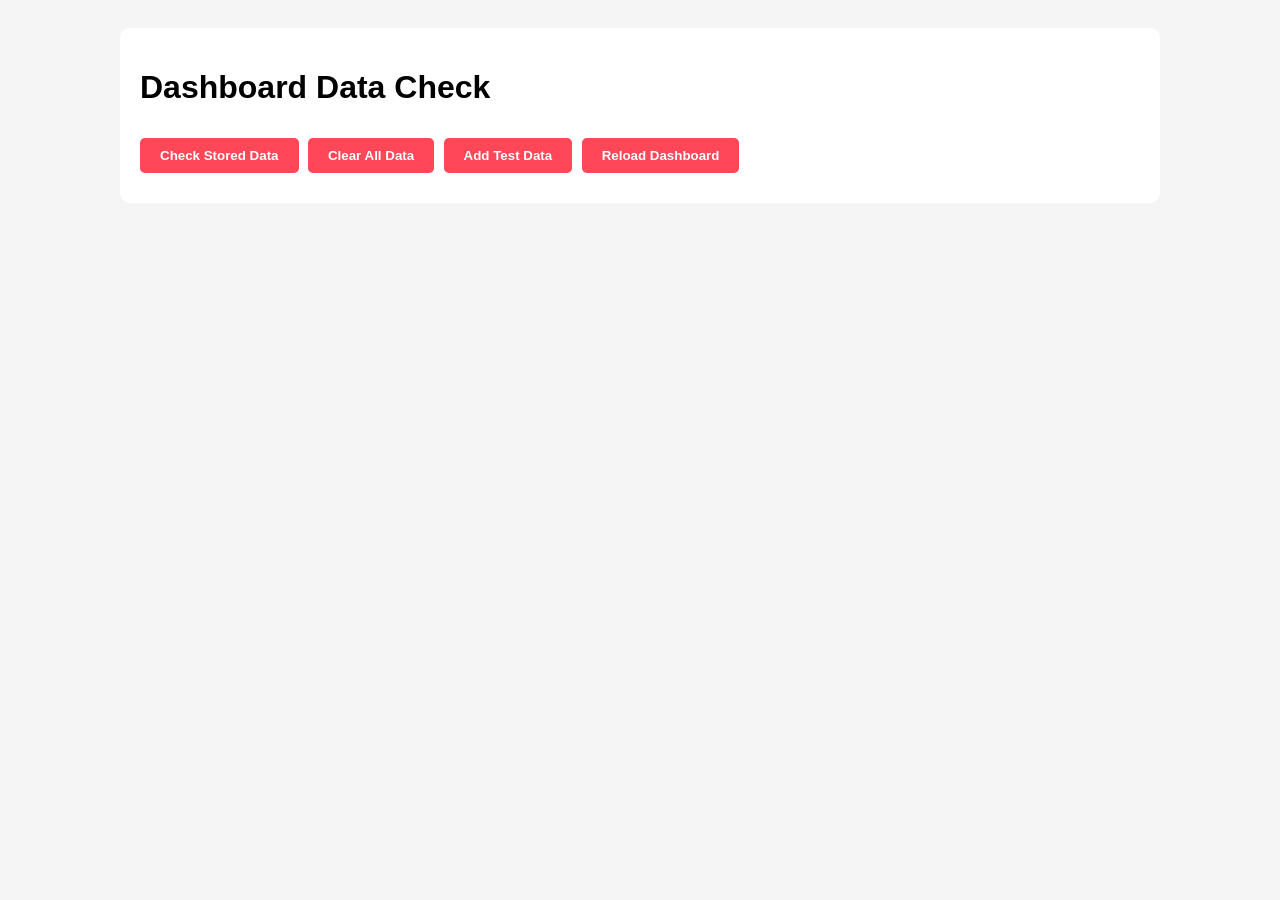
<file: dashboard-test.html>
<!DOCTYPE html>
<html>
<head>
  <title>Dashboard Test</title>
  <style>
    body { font-family: Arial; padding: 20px; background: #f5f5f5; }
    .container { max-width: 1000px; margin: 0 auto; background: #fff; padding: 20px; border-radius: 10px; }
    button { padding: 10px 20px; background: #ff4757; color: white; border: none; cursor: pointer; margin: 10px 5px 10px 0; border-radius: 5px; font-weight: bold; }
    button:hover { background: #e83e50; }
    .result { padding: 15px; margin: 15px 0; border-radius: 5px; background: #e8f5e9; color: #2e7d32; }
    .error { background: #ffebee; color: #c62828; }
    pre { background: #f5f5f5; padding: 15px; overflow-x: auto; }
  </style>
</head>
<body>
  <div class="container">
    <h1>Dashboard Data Check</h1>
    <button onclick="checkData()">Check Stored Data</button>
    <button onclick="clearData()">Clear All Data</button>
    <button onclick="addTestData()">Add Test Data</button>
    <button onclick="reloadDashboard()">Reload Dashboard</button>
    <div id="output"></div>
  </div>

  <script>
    function checkData() {
      const output = document.getElementById('output');
      output.innerHTML = '';
      
      const orders = localStorage.getItem('orders');
      const products = localStorage.getItem('products');
      const inventory = localStorage.getItem('inventory');
      
      let html = '<div class="result">';
      html += '<strong>Orders:</strong> ' + (orders ? JSON.parse(orders).length + ' found' : 'EMPTY') + '<br>';
      html += '<strong>Products:</strong> ' + (products ? JSON.parse(products).length + ' found' : 'EMPTY') + '<br>';
      html += '<strong>Inventory:</strong> ' + (inventory ? JSON.parse(inventory).length + ' found' : 'EMPTY') + '<br><br>';
      
      if (orders) {
        html += '<strong>Orders Data:</strong><pre>' + JSON.stringify(JSON.parse(orders), null, 2) + '</pre>';
      }
      if (products) {
        html += '<strong>Products Data:</strong><pre>' + JSON.stringify(JSON.parse(products), null, 2) + '</pre>';
      }
      
      output.innerHTML = html + '</div>';
    }
    
    function clearData() {
      localStorage.removeItem('orders');
      localStorage.removeItem('products');
      localStorage.removeItem('inventory');
      document.getElementById('output').innerHTML = '<div class="result">✓ All data cleared!</div>';
    }
    
    function addTestData() {
      const today = new Date();
      
      const testOrders = [
        { id: "ORD001", customer: { name: "John Doe" }, items: [{ name: "Cheese Burger", qty: 2 }], total: 300, status: "Pending" },
        { id: "ORD002", customer: { name: "Jane Smith" }, items: [{ name: "Wings", qty: 3 }], total: 450, status: "Preparing" },
        { id: "ORD003", customer: { name: "Mike Johnson" }, items: [{ name: "Burger", qty: 1 }], total: 220, status: "Ready" }
      ];
      
      const testProducts = [
        { id: 1, name: "Cheese Burger", price: 120, expiryDate: new Date(today.getTime() + 45 * 24 * 60 * 60 * 1000).toISOString().split('T')[0] },
        { id: 2, name: "Buffalo Wings", price: 100, expiryDate: new Date(today.getTime() + 5 * 24 * 60 * 60 * 1000).toISOString().split('T')[0] },
        { id: 3, name: "Spicy Wings", price: 190, expiryDate: new Date(today.getTime() + 2 * 24 * 60 * 60 * 1000).toISOString().split('T')[0] }
      ];
      
      const testInventory = [
        { id: 1, ingredient: "Beef Patty", stock: 50, unit: "pcs" },
        { id: 2, ingredient: "Cheese", stock: 100, unit: "pcs" },
        { id: 3, ingredient: "Lettuce", stock: 3, unit: "kg" }
      ];
      
      localStorage.setItem('orders', JSON.stringify(testOrders));
      localStorage.setItem('products', JSON.stringify(testProducts));
      localStorage.setItem('inventory', JSON.stringify(testInventory));
      
      document.getElementById('output').innerHTML = '<div class="result">✓ Test data added! Now reload the main dashboard.</div>';
    }
    
    function reloadDashboard() {
      window.location.href = 'dashboard.html';
    }
  </script>
</body>
</html>
</file>
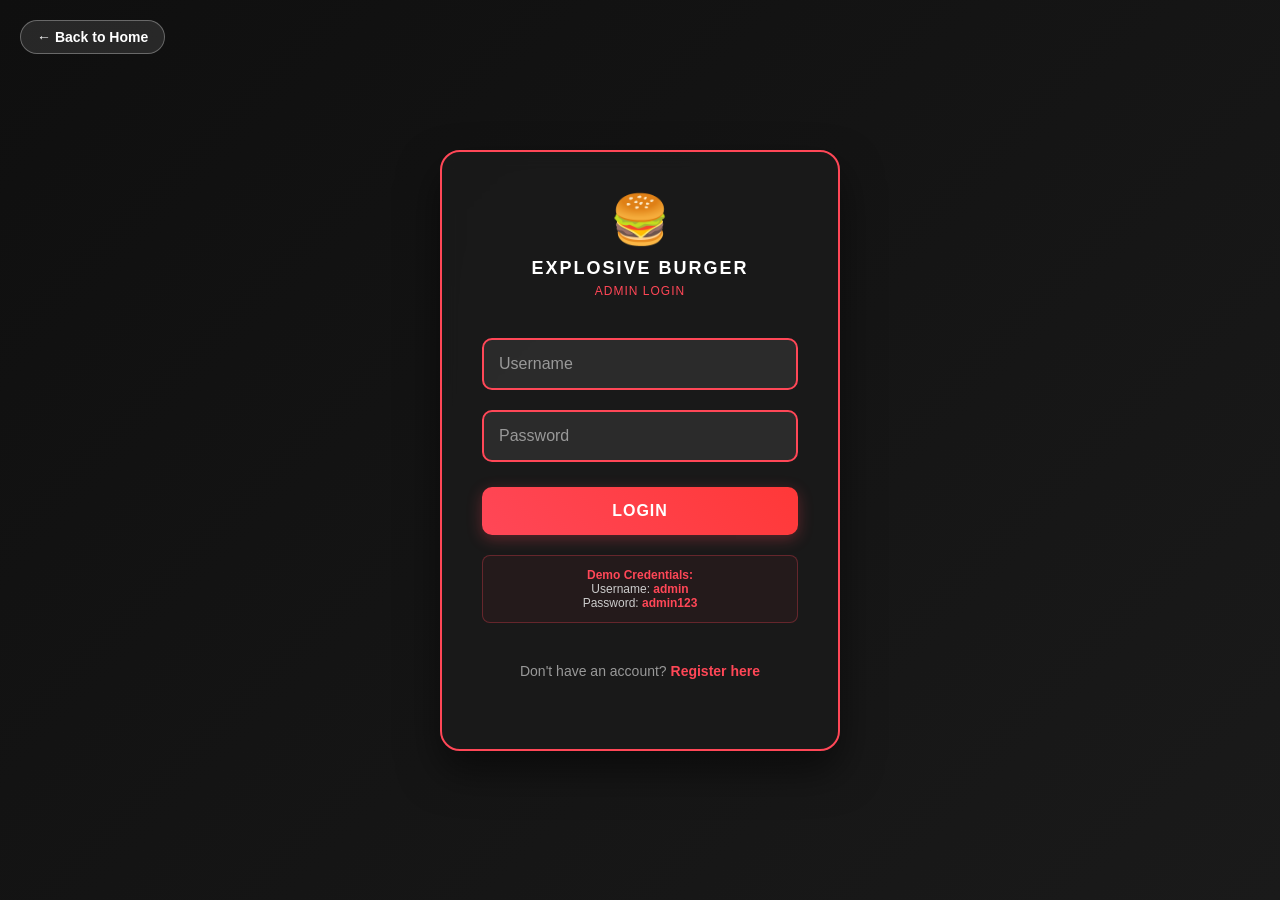
<file: login.html>
<!DOCTYPE html>
<html lang="en">

<head>
  <meta charset="UTF-8">
  <meta name="viewport" content="width=device-width, initial-scale=1.0">
  <title>Admin Login - Explosive Burger</title>
  <link rel="stylesheet" href="style.css">
  <style>
    body {
      margin: 0;
      padding: 0;
      background: linear-gradient(135deg, #0f0f0f 0%, #1a1a1a 100%);
      min-height: 100vh;
      display: flex;
      align-items: center;
      justify-content: center;
      font-family: 'Roboto', sans-serif;
    }

    .login-container {
      width: 400px;
      max-width: 90vw;
      background: rgba(26, 26, 26, 0.95);
      padding: 40px;
      border-radius: 20px;
      text-align: center;
      box-shadow: 0 20px 40px rgba(0, 0, 0, 0.5);
      border: 2px solid #ff4757;
      backdrop-filter: blur(10px);
      animation: slideUp 0.5s ease-out;
    }

    @keyframes slideUp {
      from {
        opacity: 0;
        transform: translateY(30px);
      }
      to {
        opacity: 1;
        transform: translateY(0);
      }
    }

    .login-container h2 {
      color: #ff4757;
      margin-bottom: 10px;
      font-size: 28px;
      font-weight: 700;
      font-family: 'Montserrat', sans-serif;
    }

    .login-container p {
      color: #999;
      margin-bottom: 30px;
      font-size: 14px;
    }

    .login-container input {
      width: 100%;
      padding: 15px;
      margin: 10px 0;
      border: 2px solid #ff4757;
      border-radius: 10px;
      background: rgba(255, 255, 255, 0.08);
      color: white;
      font-size: 16px;
      box-sizing: border-box;
      transition: all 0.3s;
    }

    .login-container input::placeholder {
      color: #999;
    }

    .login-container input:focus {
      outline: none;
      border-color: #ff3838;
      background: rgba(255, 71, 87, 0.1);
      box-shadow: 0 0 15px rgba(255, 71, 87, 0.3);
    }

    .login-btn {
      background: linear-gradient(45deg, #ff4757, #ff3838);
      color: white;
      width: 100%;
      padding: 15px;
      margin-top: 15px;
      border: none;
      border-radius: 10px;
      cursor: pointer;
      font-weight: 700;
      font-size: 16px;
      transition: all 0.3s ease;
      box-shadow: 0 4px 15px rgba(255, 71, 87, 0.3);
      text-transform: uppercase;
      letter-spacing: 1px;
    }

    .login-btn:hover {
      transform: translateY(-2px);
      box-shadow: 0 8px 25px rgba(255, 71, 87, 0.5);
      background: linear-gradient(45deg, #ff3838, #e83e50);
    }

    .login-btn:active {
      transform: translateY(0);
    }

    .login-btn:disabled {
      opacity: 0.6;
      cursor: not-allowed;
    }

    .error-message {
      background: rgba(255, 71, 87, 0.2);
      color: #ff9599;
      padding: 12px;
      border-radius: 8px;
      margin: 15px 0;
      display: none;
      border-left: 4px solid #ff4757;
      font-size: 14px;
      animation: shake 0.3s ease;
    }

    .error-message.show {
      display: block;
    }

    @keyframes shake {
      0%, 100% { transform: translateX(0); }
      25% { transform: translateX(-5px); }
      75% { transform: translateX(5px); }
    }

    .success-message {
      background: rgba(46, 213, 115, 0.2);
      color: #7dea9f;
      padding: 12px;
      border-radius: 8px;
      margin: 15px 0;
      display: none;
      border-left: 4px solid #2ed573;
      font-size: 14px;
    }

    .success-message.show {
      display: block;
    }

    .register-link {
      color: #ff4757;
      text-decoration: none;
      font-weight: 600;
      margin-top: 20px;
      display: inline-block;
      transition: color 0.3s ease;
    }

    .register-link:hover {
      color: #ff3838;
    }

    .home-btn {
      position: absolute;
      top: 20px;
      left: 20px;
      display: inline-block;
      padding: 8px 16px;
      background: rgba(255, 255, 255, 0.1);
      color: #ffffff;
      text-decoration: none;
      border-radius: 20px;
      font-weight: 600;
      transition: all 0.3s ease;
      border: 1px solid rgba(255, 255, 255, 0.3);
      font-size: 14px;
    }

    .home-btn:hover {
      background: rgba(255, 255, 255, 0.2);
      transform: translateY(-2px);
      box-shadow: 0 4px 12px rgba(255, 255, 255, 0.2);
    }

    .demo-credentials {
      background: rgba(255, 71, 87, 0.05);
      border: 1px solid rgba(255, 71, 87, 0.3);
      padding: 12px;
      border-radius: 8px;
      margin: 20px 0;
      font-size: 12px;
      color: #ccc;
    }

    .demo-credentials strong {
      color: #ff4757;
    }

    .loader {
      display: none;
      text-align: center;
      margin-top: 10px;
    }

    .loader.show {
      display: block;
    }

    .spinner {
      border: 3px solid rgba(255, 71, 87, 0.3);
      border-top: 3px solid #ff4757;
      border-radius: 50%;
      width: 20px;
      height: 20px;
      animation: spin 0.8s linear infinite;
      margin: 0 auto;
    }

    @keyframes spin {
      0% { transform: rotate(0deg); }
      100% { transform: rotate(360deg); }
    }

    .logo-section {
      margin-bottom: 30px;
    }

    .logo-section .emoji {
      font-size: 48px;
      margin-bottom: 10px;
    }

    .logo-section .brand-name {
      color: #fff;
      font-size: 18px;
      font-weight: 700;
      font-family: 'Montserrat', sans-serif;
      letter-spacing: 2px;
    }
  </style>
</head>

<body>

  <a href="index.html" class="home-btn">← Back to Home</a>

  <div class="login-container">

    <div class="logo-section">
      <div class="emoji">🍔</div>
      <div class="brand-name">EXPLOSIVE BURGER</div>
      <p style="color: #ff4757; margin: 5px 0 0; font-size: 12px; letter-spacing: 1px;">ADMIN LOGIN</p>
    </div>

    <div id="errorMessage" class="error-message"></div>
    <div id="successMessage" class="success-message"></div>

    <form id="loginForm" onsubmit="handleLogin(event)">
      <input 
        type="text" 
        id="username" 
        placeholder="Username" 
        required
        autocomplete="username"
      >

      <input 
        type="password" 
        id="password" 
        placeholder="Password" 
        required
        autocomplete="current-password"
      >

      <button type="submit" class="login-btn" id="loginBtn">
        Login
      </button>

      <div class="loader" id="loader">
        <div class="spinner"></div>
      </div>
    </form>

    <div class="demo-credentials">
      <strong>Demo Credentials:</strong><br>
      Username: <strong>admin</strong><br>
      Password: <strong>admin123</strong>
    </div>

    <p style="margin-top: 20px; color: #999; font-size: 14px;">
      Don't have an account? 
      <a href="register.html" class="register-link">Register here</a>
    </p>

  </div>

  <script>
    // ========================================
    // LOGIN HANDLER - Connects to PHP API
    // ========================================

    async function handleLogin(event) {
      event.preventDefault();

      const username = document.getElementById('username').value.trim();
      const password = document.getElementById('password').value;
      const errorMsg = document.getElementById('errorMessage');
      const successMsg = document.getElementById('successMessage');
      const loginBtn = document.getElementById('loginBtn');
      const loader = document.getElementById('loader');

      // Reset messages
      errorMsg.classList.remove('show');
      successMsg.classList.remove('show');

      // Validation
      if (!username || !password) {
        showError('Please fill in all fields');
        return;
      }

      if (password.length < 3) {
        showError('Password must be at least 3 characters');
        return;
      }

      // Show loader
      loader.classList.add('show');
      loginBtn.disabled = true;

      try {
        // Send login request to PHP API
        const response = await fetch('api/auth/login.php', {
          method: 'POST',
          headers: {
            'Content-Type': 'application/json'
          },
          body: JSON.stringify({
            username: username,
            password: password
          })
        });

        const data = await response.json();

        if (data.success) {
          // Show success message
          showSuccess('Login successful! Redirecting...');
          
          // Redirect to admin dashboard after 1 second
          setTimeout(() => {
            window.location.href = 'admin/dashboard.html';
          }, 1000);
        } else {
          showError(data.error || 'Login failed');
          loader.classList.remove('show');
          loginBtn.disabled = false;
        }
      } catch (error) {
        console.error('Login error:', error);
        showError('Connection error. Please try again.');
        loader.classList.remove('show');
        loginBtn.disabled = false;
      }
    }

    function showError(message) {
      const errorMsg = document.getElementById('errorMessage');
      errorMsg.textContent = message;
      errorMsg.classList.add('show');
    }

    function showSuccess(message) {
      const successMsg = document.getElementById('successMessage');
      successMsg.textContent = message;
      successMsg.classList.add('show');
    }

    // Keyboard shortcut: Enter to login
    document.addEventListener('keypress', (e) => {
      if (e.key === 'Enter') {
        document.getElementById('loginForm').dispatchEvent(new Event('submit'));
      }
    });
  </script>

</body>

</html>
</file>
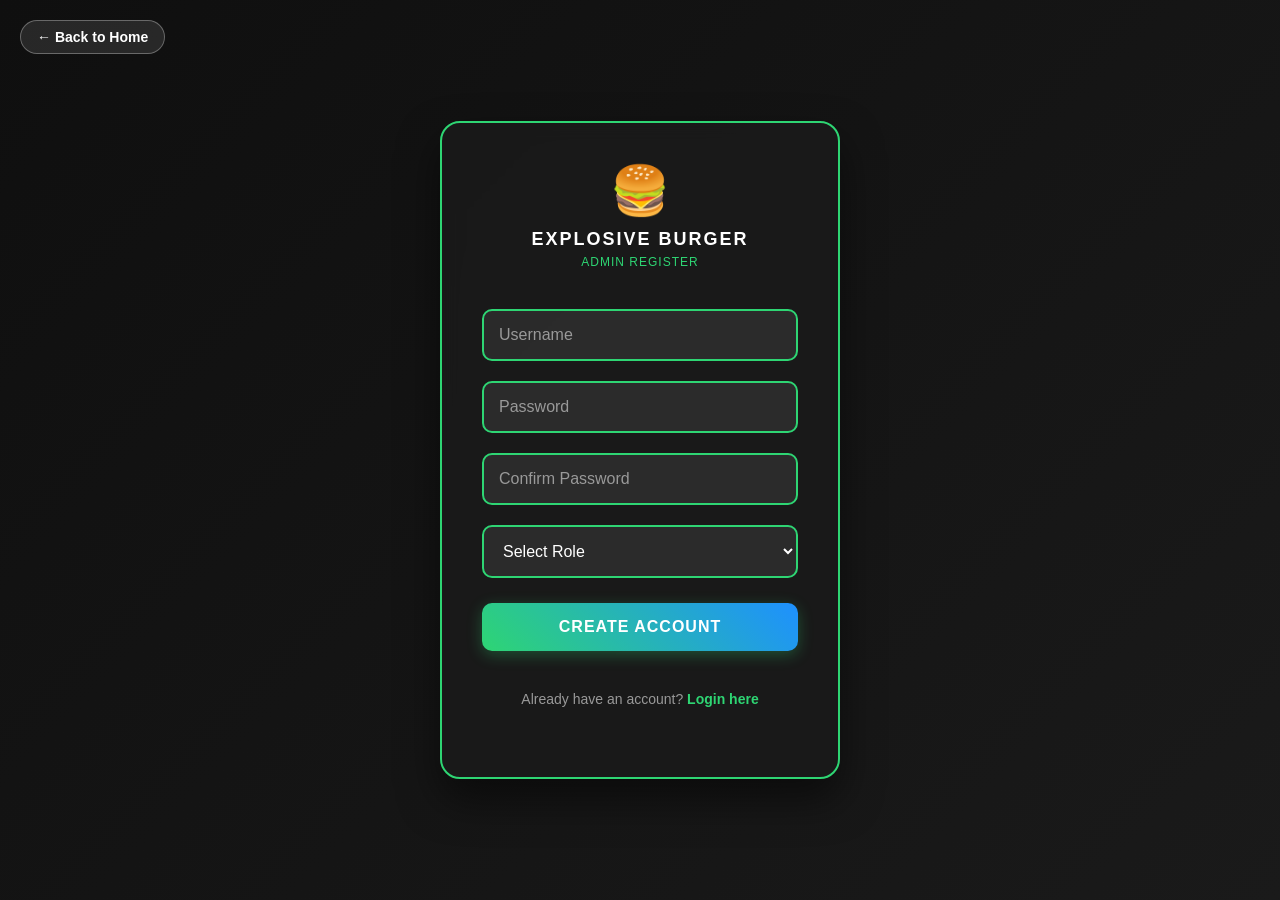
<file: register.html>
<!DOCTYPE html>
<html lang="en">

<head>
  <meta charset="UTF-8">
  <meta name="viewport" content="width=device-width, initial-scale=1.0">
  <title>Admin Register - Explosive Burger</title>
  <link rel="stylesheet" href="style.css">
  <style>
    body {
      margin: 0;
      padding: 0;
      background: linear-gradient(135deg, #0f0f0f 0%, #1a1a1a 100%);
      min-height: 100vh;
      display: flex;
      align-items: center;
      justify-content: center;
      font-family: 'Roboto', sans-serif;
    }

    .register-container {
      width: 400px;
      max-width: 90vw;
      background: rgba(26, 26, 26, 0.95);
      padding: 40px;
      border-radius: 20px;
      text-align: center;
      box-shadow: 0 20px 40px rgba(0, 0, 0, 0.5);
      border: 2px solid #2ed573;
      backdrop-filter: blur(10px);
      animation: slideUp 0.5s ease-out;
    }

    @keyframes slideUp {
      from {
        opacity: 0;
        transform: translateY(30px);
      }
      to {
        opacity: 1;
        transform: translateY(0);
      }
    }

    .register-container h2 {
      color: #2ed573;
      margin-bottom: 10px;
      font-size: 28px;
      font-weight: 700;
      font-family: 'Montserrat', sans-serif;
    }

    .register-container p {
      color: #999;
      margin-bottom: 30px;
      font-size: 14px;
    }

    .register-container input, .register-container select {
      width: 100%;
      padding: 15px;
      margin: 10px 0;
      border: 2px solid #2ed573;
      border-radius: 10px;
      background: rgba(255, 255, 255, 0.08);
      color: white;
      font-size: 16px;
      box-sizing: border-box;
      transition: all 0.3s;
    }

    .register-container input::placeholder {
      color: #999;
    }

    .register-container input:focus, .register-container select:focus {
      outline: none;
      border-color: #1e90ff;
      background: rgba(46, 213, 115, 0.1);
      box-shadow: 0 0 15px rgba(46, 213, 115, 0.3);
    }

    .register-btn {
      background: linear-gradient(45deg, #2ed573, #1e90ff);
      color: white;
      width: 100%;
      padding: 15px;
      margin-top: 15px;
      border: none;
      border-radius: 10px;
      cursor: pointer;
      font-weight: 700;
      font-size: 16px;
      transition: all 0.3s ease;
      box-shadow: 0 4px 15px rgba(46, 213, 115, 0.3);
      text-transform: uppercase;
      letter-spacing: 1px;
    }

    .register-btn:hover {
      transform: translateY(-2px);
      box-shadow: 0 8px 25px rgba(46, 213, 115, 0.5);
      background: linear-gradient(45deg, #1e90ff, #2ed573);
    }

    .register-btn:active {
      transform: translateY(0);
    }

    .register-btn:disabled {
      opacity: 0.6;
      cursor: not-allowed;
    }

    .error-message {
      background: rgba(255, 71, 87, 0.2);
      color: #ff9599;
      padding: 12px;
      border-radius: 8px;
      margin: 15px 0;
      display: none;
      border-left: 4px solid #ff4757;
      font-size: 14px;
    }

    .error-message.show {
      display: block;
    }

    .success-message {
      background: rgba(46, 213, 115, 0.2);
      color: #7dea9f;
      padding: 12px;
      border-radius: 8px;
      margin: 15px 0;
      display: none;
      border-left: 4px solid #2ed573;
      font-size: 14px;
    }

    .success-message.show {
      display: block;
    }

    .login-link {
      color: #2ed573;
      text-decoration: none;
      font-weight: 600;
      margin-top: 20px;
      display: inline-block;
      transition: color 0.3s ease;
    }

    .login-link:hover {
      color: #1e90ff;
    }

    .home-btn {
      position: absolute;
      top: 20px;
      left: 20px;
      display: inline-block;
      padding: 8px 16px;
      background: rgba(255, 255, 255, 0.1);
      color: #ffffff;
      text-decoration: none;
      border-radius: 20px;
      font-weight: 600;
      transition: all 0.3s ease;
      border: 1px solid rgba(255, 255, 255, 0.3);
      font-size: 14px;
    }

    .home-btn:hover {
      background: rgba(255, 255, 255, 0.2);
      transform: translateY(-2px);
      box-shadow: 0 4px 12px rgba(255, 255, 255, 0.2);
    }

    .logo-section {
      margin-bottom: 30px;
    }

    .logo-section .emoji {
      font-size: 48px;
      margin-bottom: 10px;
    }

    .logo-section .brand-name {
      color: #fff;
      font-size: 18px;
      font-weight: 700;
      font-family: 'Montserrat', sans-serif;
      letter-spacing: 2px;
    }

    .loader {
      display: none;
      text-align: center;
      margin-top: 10px;
    }

    .loader.show {
      display: block;
    }

    .spinner {
      border: 3px solid rgba(46, 213, 115, 0.3);
      border-top: 3px solid #2ed573;
      border-radius: 50%;
      width: 20px;
      height: 20px;
      animation: spin 0.8s linear infinite;
      margin: 0 auto;
    }

    @keyframes spin {
      0% { transform: rotate(0deg); }
      100% { transform: rotate(360deg); }
    }
  </style>
</head>

<body>

  <a href="index.html" class="home-btn">← Back to Home</a>

  <div class="register-container">

    <div class="logo-section">
      <div class="emoji">🍔</div>
      <div class="brand-name">EXPLOSIVE BURGER</div>
      <p style="color: #2ed573; margin: 5px 0 0; font-size: 12px; letter-spacing: 1px;">ADMIN REGISTER</p>
    </div>

    <div id="errorMessage" class="error-message"></div>
    <div id="successMessage" class="success-message"></div>

    <form id="registerForm" onsubmit="handleRegister(event)">
      <input 
        type="text" 
        id="newUser" 
        placeholder="Username" 
        required
        minlength="3"
        autocomplete="username"
      >

      <input 
        type="password" 
        id="newPass" 
        placeholder="Password" 
        required
        minlength="3"
        autocomplete="new-password"
      >

      <input 
        type="password" 
        id="confirmPass" 
        placeholder="Confirm Password" 
        required
        minlength="3"
      >

      <select id="role" required>
        <option value="">Select Role</option>
        <option value="employee">Employee</option>
        <option value="admin">Admin</option>
      </select>

      <button type="submit" class="register-btn" id="registerBtn">
        Create Account
      </button>

      <div class="loader" id="loader">
        <div class="spinner"></div>
      </div>
    </form>

    <p style="margin-top: 20px; color: #999; font-size: 14px;">
      Already have an account? 
      <a href="login.html" class="login-link">Login here</a>
    </p>

  </div>

  <script>
    // ========================================
    // REGISTER HANDLER - Connects to PHP API
    // ========================================

    async function handleRegister(event) {
      event.preventDefault();

      const username = document.getElementById('newUser').value.trim();
      const password = document.getElementById('newPass').value;
      const confirmPass = document.getElementById('confirmPass').value;
      const role = document.getElementById('role').value;
      const errorMsg = document.getElementById('errorMessage');
      const successMsg = document.getElementById('successMessage');
      const registerBtn = document.getElementById('registerBtn');
      const loader = document.getElementById('loader');

      // Reset messages
      errorMsg.classList.remove('show');
      successMsg.classList.remove('show');

      // Validation
      if (!username || !password || !confirmPass || !role) {
        showError('Please fill in all fields');
        return;
      }

      if (username.length < 3) {
        showError('Username must be at least 3 characters');
        return;
      }

      if (password.length < 3) {
        showError('Password must be at least 3 characters');
        return;
      }

      if (password !== confirmPass) {
        showError('Passwords do not match');
        return;
      }

      // Show loader
      loader.classList.add('show');
      registerBtn.disabled = true;

      try {
        // Send register request to PHP API
        const response = await fetch('api/auth/register.php', {
          method: 'POST',
          headers: {
            'Content-Type': 'application/json'
          },
          body: JSON.stringify({
            username: username,
            password: password,
            role: role
          })
        });

        const data = await response.json();

        if (data.success) {
          // Show success message
          showSuccess('Account created successfully! Redirecting to login...');
          
          // Redirect to login after 2 seconds
          setTimeout(() => {
            window.location.href = 'login.html';
          }, 2000);
        } else {
          showError(data.error || 'Registration failed');
          loader.classList.remove('show');
          registerBtn.disabled = false;
        }
      } catch (error) {
        console.error('Register error:', error);
        showError('Connection error. Please try again.');
        loader.classList.remove('show');
        registerBtn.disabled = false;
      }
    }

    function showError(message) {
      const errorMsg = document.getElementById('errorMessage');
      errorMsg.textContent = message;
      errorMsg.classList.add('show');
    }

    function showSuccess(message) {
      const successMsg = document.getElementById('successMessage');
      successMsg.textContent = message;
      successMsg.classList.add('show');
    }
  </script>

</body>

</html>
</file>
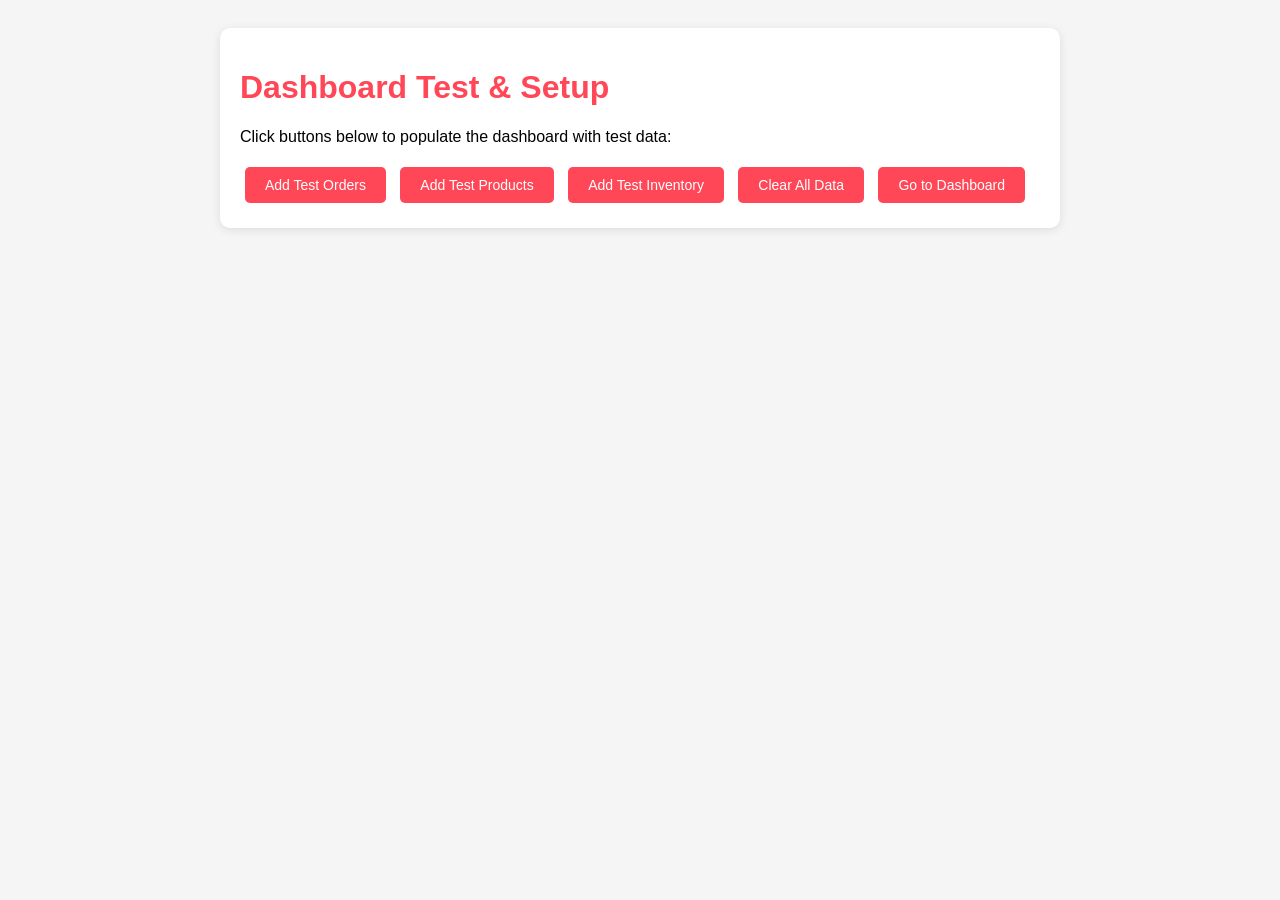
<file: test-dashboard.html>
<!DOCTYPE html>
<html lang="en">
<head>
  <meta charset="UTF-8">
  <meta name="viewport" content="width=device-width, initial-scale=1.0">
  <title>Dashboard Test Data</title>
  <style>
    body {
      font-family: Arial, sans-serif;
      padding: 20px;
      background: #f5f5f5;
    }
    .container {
      max-width: 800px;
      margin: 0 auto;
      background: white;
      padding: 20px;
      border-radius: 10px;
      box-shadow: 0 2px 10px rgba(0,0,0,0.1);
    }
    h1 {
      color: #ff4757;
    }
    button {
      background: #ff4757;
      color: white;
      border: none;
      padding: 10px 20px;
      border-radius: 5px;
      cursor: pointer;
      margin: 5px;
      font-size: 14px;
    }
    button:hover {
      background: #e83e50;
    }
    .status {
      padding: 10px;
      margin: 10px 0;
      border-radius: 5px;
      background: #e8f5e9;
      color: #2e7d32;
    }
    .error {
      background: #ffebee;
      color: #c62828;
    }
  </style>
</head>
<body>
  <div class="container">
    <h1>Dashboard Test & Setup</h1>
    <p>Click buttons below to populate the dashboard with test data:</p>
    
    <button onclick="addTestOrders()">Add Test Orders</button>
    <button onclick="addTestProducts()">Add Test Products</button>
    <button onclick="addTestInventory()">Add Test Inventory</button>
    <button onclick="clearAllData()">Clear All Data</button>
    <button onclick="goToDashboard()">Go to Dashboard</button>
    
    <div id="status"></div>
  </div>

  <script>
    function addTestOrders() {
      const testOrders = [
        {
          id: "ORD001",
          customer: { name: "John Doe" },
          items: [{ name: "Cheese Burger", qty: 2 }, { name: "Fries", qty: 1 }],
          total: 300,
          status: "Pending"
        },
        {
          id: "ORD002",
          customer: { name: "Jane Smith" },
          items: [{ name: "Buffalo Wings", qty: 3 }, { name: "Coke", qty: 2 }],
          total: 450,
          status: "Preparing"
        },
        {
          id: "ORD003",
          customer: { name: "Mike Johnson" },
          items: [{ name: "Mayon Burger", qty: 1 }, { name: "Sprite", qty: 1 }],
          total: 220,
          status: "Ready"
        }
      ];
      
      localStorage.setItem("orders", JSON.stringify(testOrders));
      showStatus("✓ Test orders added successfully!", false);
    }

    function addTestProducts() {
      const today = new Date();
      const testProducts = [
        {
          id: 1,
          name: "Cheese Burger",
          price: 120,
          expiryDate: new Date(today.getTime() + 45 * 24 * 60 * 60 * 1000).toISOString().split('T')[0],
          createdAt: today.toLocaleDateString()
        },
        {
          id: 2,
          name: "Buffalo Wings",
          price: 100,
          expiryDate: new Date(today.getTime() + 5 * 24 * 60 * 60 * 1000).toISOString().split('T')[0],
          createdAt: today.toLocaleDateString()
        },
        {
          id: 3,
          name: "Spicy Wings",
          price: 190,
          expiryDate: new Date(today.getTime() + 2 * 24 * 60 * 60 * 1000).toISOString().split('T')[0],
          createdAt: today.toLocaleDateString()
        },
        {
          id: 4,
          name: "Fries",
          price: 60,
          expiryDate: new Date(today.getTime() - 1 * 24 * 60 * 60 * 1000).toISOString().split('T')[0],
          createdAt: today.toLocaleDateString()
        }
      ];
      
      localStorage.setItem("products", JSON.stringify(testProducts));
      showStatus("✓ Test products added successfully! (Includes expiring and expired items)", false);
    }

    function addTestInventory() {
      const testInventory = [
        { id: 1, ingredient: "Beef Patty", stock: 50, unit: "pcs", addedAt: new Date().toLocaleDateString() },
        { id: 2, ingredient: "Cheese Slices", stock: 100, unit: "pcs", addedAt: new Date().toLocaleDateString() },
        { id: 3, ingredient: "Lettuce", stock: 3, unit: "kg", addedAt: new Date().toLocaleDateString() },
        { id: 4, ingredient: "Tomato", stock: 0, unit: "kg", addedAt: new Date().toLocaleDateString() },
        { id: 5, ingredient: "Chicken Wings", stock: 25, unit: "kg", addedAt: new Date().toLocaleDateString() }
      ];
      
      localStorage.setItem("inventory", JSON.stringify(testInventory));
      showStatus("✓ Test inventory added successfully! (Includes low stock and out of stock items)", false);
    }

    function clearAllData() {
      if (confirm("Are you sure you want to clear all dashboard data?")) {
        localStorage.removeItem("orders");
        localStorage.removeItem("products");
        localStorage.removeItem("inventory");
        showStatus("✓ All data cleared successfully!", false);
      }
    }

    function goToDashboard() {
      window.location.href = "pages/dashboard.html";
    }

    function showStatus(message, isError) {
      const statusDiv = document.getElementById("status");
      statusDiv.innerText = message;
      statusDiv.className = isError ? "status error" : "status";
      setTimeout(() => {
        statusDiv.innerText = "";
      }, 3000);
    }
  </script>
</body>
</html>
</file>
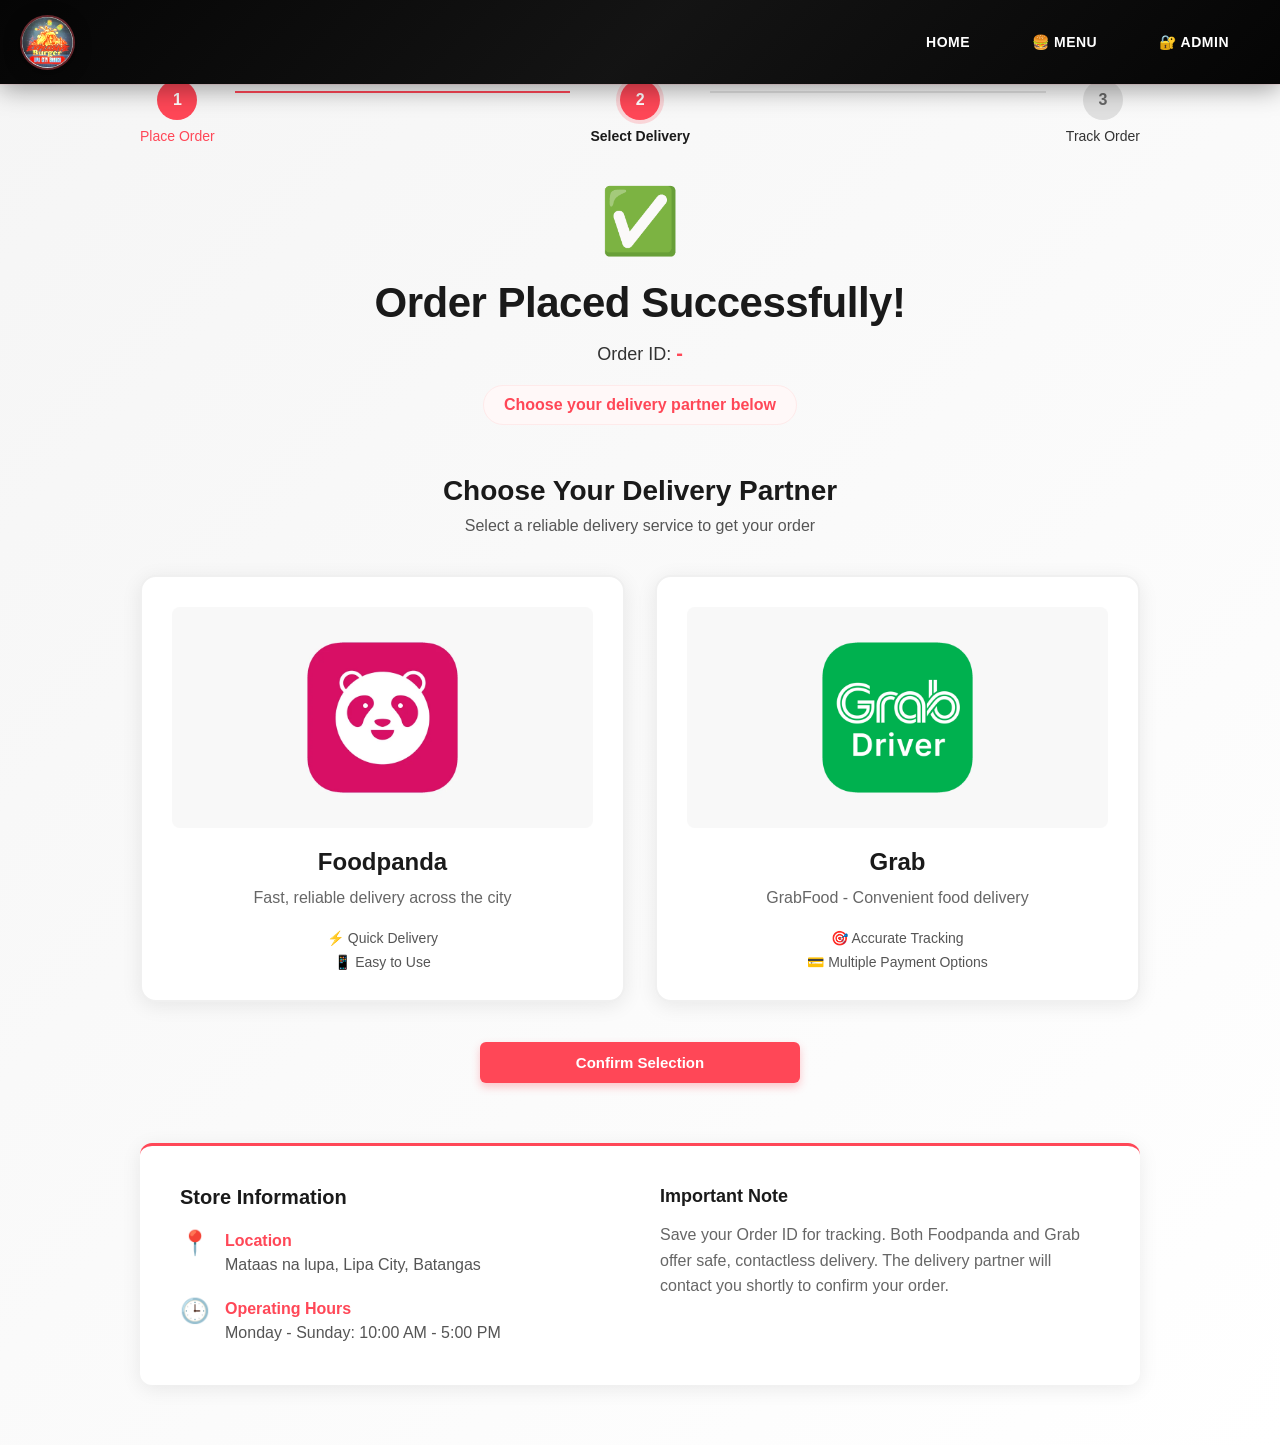
<file: track.html>
<!DOCTYPE html>
<html lang="en">
<head>
  <meta charset="UTF-8">
  <meta name="viewport" content="width=device-width, initial-scale=1.0">
  <title>Delivery Partners - Explosive Burger</title>
  <link rel="stylesheet" href="style.css">
</head>
<body>
  <nav class="navbar">
    <img src="logo.jpg" alt="Explosive Burger Logo" class="logo">
    <button class="hamburger" onclick="toggleMenu()">☰</button>
    <ul id="nav-menu">
      <li><a href="index.html"> Home</a></li>
      <li><a href="index.html#menu">🍔 Menu</a></li>
      <li><a href="login.html">🔐 Admin</a></li>
    </ul>
  </nav>

  <section class="delivery-section">
    <div class="delivery-container">
      <div class="progress-container">
        <div class="progress-step completed">
          <div class="step-number">1</div>
          <div class="step-text">Place Order</div>
        </div>
        <div class="progress-line completed"></div>
        <div class="progress-step active">
          <div class="step-number">2</div>
          <div class="step-text">Select Delivery</div>
        </div>
        <div class="progress-line"></div>
        <div class="progress-step">
          <div class="step-number">3</div>
          <div class="step-text">Track Order</div>
        </div>
      </div>
      <div class="delivery-header">
        <div class="success-icon-large">✅</div>
        <h1>Order Placed Successfully!</h1>
        <p class="order-id">Order ID: <span id="displayOrderId">-</span></p>
        <p class="step-indicator">Choose your delivery partner below</p>
      </div>
      <div class="section-title">
        <h2>Choose Your Delivery Partner</h2>
        <p>Select a reliable delivery service to get your order</p>
      </div>
      <div class="delivery-select-area">
        <div class="delivery-card" id="card-foodpanda" onclick="selectDeliveryCard('Foodpanda')">
          <div class="card-header">
            <div class="partner-icon"><img src="foodpanda-logo.webp" alt="Foodpanda"></div>
            <div class="selection-indicator" id="indicator-foodpanda">
              <span class="checkmark">✓</span>
            </div>
          </div>
          <div class="card-body">
            <h3>Foodpanda</h3>
            <p class="partner-desc">Fast, reliable delivery across the city</p>
            <ul class="partner-features">
              <li>⚡ Quick Delivery</li>
              <li>📱 Easy to Use</li>
            </ul>
          </div>
        </div>
        <div class="delivery-card" id="card-grab" onclick="selectDeliveryCard('Grab')">
          <div class="card-header">
            <div class="partner-icon"><img src="grab-logo.png" alt="Grab"></div>
            <div class="selection-indicator" id="indicator-grab">
              <span class="checkmark">✓</span>
            </div>
          </div>
          <div class="card-body">
            <h3>Grab</h3>
            <p class="partner-desc">GrabFood - Convenient food delivery</p>
            <ul class="partner-features">
              <li>🎯 Accurate Tracking</li>
              <li>💳 Multiple Payment Options</li>
            </ul>
          </div>
        </div>
      </div>
      <div class="select-action-row">
        <button id="confirmDeliveryBtn" class="delivery-btn btn-primary" style="max-width:320px;display:none;margin:0 auto;">Confirm Selection</button>
      </div>
      <footer class="page-footer">
        <div class="footer-content">
          <div class="store-details">
            <h3>Store Information</h3>
            <div class="detail-grid">
              <div class="detail-item">
                <span class="detail-icon">📍</span>
                <div>
                  <strong>Location</strong><br>
                  Mataas na lupa, Lipa City, Batangas
                </div>
              </div>
              <div class="detail-item">
                <span class="detail-icon">🕒</span>
                <div>
                  <strong>Operating Hours</strong><br>
                  Monday - Sunday: 10:00 AM - 5:00 PM
                </div>
              </div>
            </div>
          </div>
          <div class="delivery-note">
            <h4>Important Note</h4>
            <p>Save your Order ID for tracking. Both Foodpanda and Grab offer safe, contactless delivery. The delivery partner will contact you shortly to confirm your order.</p>
          </div>
        </div>
      </footer>
    </div>
  </section>

  <script>
    // Display the order ID that was just placed
    document.addEventListener('DOMContentLoaded', function() {
      const orderId = localStorage.getItem('lastOrderId');
      if (orderId) {
        document.getElementById('displayOrderId').textContent = orderId;
      }

      // Selection logic
      let selected = null;
      const foodpandaCard = document.getElementById('card-foodpanda');
      const grabCard = document.getElementById('card-grab');
      const indicatorFoodpanda = document.getElementById('indicator-foodpanda');
      const indicatorGrab = document.getElementById('indicator-grab');
      const confirmBtn = document.getElementById('confirmDeliveryBtn');

      function updateSelection(partner) {
        selected = partner;
        if (partner === 'Foodpanda') {
          foodpandaCard.classList.add('selected');
          grabCard.classList.remove('selected');
          indicatorFoodpanda.classList.add('visible');
          indicatorGrab.classList.remove('visible');
        } else {
          grabCard.classList.add('selected');
          foodpandaCard.classList.remove('selected');
          indicatorGrab.classList.add('visible');
          indicatorFoodpanda.classList.remove('visible');
        }
        confirmBtn.style.display = 'block';
      }

      window.selectDeliveryCard = function(partner) {
        updateSelection(partner);
      };

      confirmBtn.onclick = function() {
        if (!selected) return;
        localStorage.setItem('deliveryPartner', selected);
        showSuccessModal(selected, orderId);
      };
    });

    // Show success modal
    function showSuccessModal(partner, orderId) {
      // Get the last order details
      const orders = JSON.parse(localStorage.getItem('orders')) || [];
      const lastOrder = orders[orders.length - 1];
      
      let orderItems = '';
      if (lastOrder && lastOrder.items) {
        orderItems = lastOrder.items.map(item => `${item.name} x${item.qty} - ₱${item.price * item.qty}`).join('<br>');
      }
      
      // Create modal overlay
      const overlay = document.createElement('div');
      overlay.className = 'success-overlay';
      
      const modal = document.createElement('div');
      modal.className = 'success-modal';
      modal.innerHTML = `
        <div class="modal-content">
          <div class="success-icon">✅</div>
          <h2>Order Confirmed!</h2>
          <p class="success-message">Your order has been successfully placed with <strong>${partner}</strong></p>
          <div class="order-summary">
            <h3>Order Details</h3>
            <p><strong>Order ID:</strong> ${orderId}</p>
            <p><strong>Delivery via:</strong> ${partner}</p>
            <p><strong>Customer Name:</strong> ${lastOrder ? lastOrder.customer.name : 'N/A'}</p>
            <p><strong>Contact Number:</strong> ${lastOrder ? lastOrder.customer.contact : 'N/A'}</p>
            <p><strong>Payment Method:</strong> ${lastOrder ? lastOrder.customer.payment.toUpperCase() : 'N/A'}</p>
            <p><strong>Order Items:</strong><br>${orderItems}</p>
            <p><strong>Total Amount:</strong> ₱${lastOrder ? lastOrder.total : '0'}</p>
            <p class="info-text">The delivery partner will contact you shortly to confirm your order.</p>
          </div>
          <button class="confirm-btn" onclick="goHome()">Continue Shopping</button>
        </div>
      `;
      
      overlay.appendChild(modal);
      document.body.appendChild(overlay);
      
      // Animation
      setTimeout(() => {
        overlay.classList.add('show');
      }, 10);
    }

    // Redirect to home
    function goHome() {
      localStorage.removeItem('lastOrderId');
      localStorage.removeItem('deliveryPartner');
      window.location.href = 'index.html';
    }

    function toggleMenu() {
      const menu = document.getElementById('nav-menu');
      menu.classList.toggle('open');
    }
  </script>

  <style>
    .delivery-section {
      background: linear-gradient(135deg, #f5f5f5 0%, #ffffff 100%);
      min-height: calc(100vh - 80px);
      padding: 80px 20px 60px 20px;
      display: flex;
      align-items: center;
      justify-content: center;
    }

    .delivery-container {
      max-width: 1000px;
      width: 100%;
    }

    .progress-container {
      display: flex;
      align-items: center;
      justify-content: center;
      margin-bottom: 40px;
      position: relative;
    }

    .progress-step {
      display: flex;
      flex-direction: column;
      align-items: center;
      position: relative;
      z-index: 1;
    }

    .step-number {
      width: 40px;
      height: 40px;
      border-radius: 50%;
      background: #e0e0e0;
      color: #666;
      display: flex;
      align-items: center;
      justify-content: center;
      font-weight: 600;
      font-size: 16px;
      margin-bottom: 8px;
      transition: all 0.3s ease;
    }

    .progress-step.completed .step-number {
      background: #ff4757;
      color: white;
    }

    .progress-step.active .step-number {
      background: #ff4757;
      color: white;
      box-shadow: 0 0 0 4px rgba(255, 71, 87, 0.2);
    }

    .step-text {
      font-size: 14px;
      color: #333;
      font-weight: 500;
      text-align: center;
      white-space: nowrap;
    }

    .progress-step.completed .step-text {
      color: #ff4757;
    }

    .progress-step.active .step-text {
      color: #1a1a1a;
      font-weight: 600;
    }

    .progress-line {
      height: 2px;
      background: #e0e0e0;
      flex: 1;
      margin: 0 20px;
      position: relative;
      top: -20px;
    }

    .progress-line.completed {
      background: #ff4757;
    }

    .delivery-header {
      text-align: center;
      margin-bottom: 50px;
    }

    .success-icon-large {
      font-size: 64px;
      margin-bottom: 20px;
      display: block;
      animation: bounceIn 0.6s ease;
    }

    @keyframes bounceIn {
      0% {
        transform: scale(0.3);
        opacity: 0;
      }
      50% {
        transform: scale(1.05);
      }
      70% {
        transform: scale(0.9);
      }
      100% {
        transform: scale(1);
        opacity: 1;
      }
    }

    .delivery-header h1 {
      font-size: 42px;
      color: #1a1a1a;
      margin: 0 0 15px 0;
      font-weight: 700;
      letter-spacing: -0.5px;
    }

    .order-id {
      font-size: 18px;
      color: #333;
      margin: 0 0 20px 0;
      font-weight: 400;
    }

    .order-id span {
      color: #ff4757;
      font-weight: 600;
      font-size: 20px;
    }

    .step-indicator {
      font-size: 16px;
      color: #ff4757;
      margin: 0;
      font-weight: 600;
      background: #fff8f8;
      padding: 10px 20px;
      border-radius: 25px;
      display: inline-block;
      border: 1px solid #ffeaea;
    }

    .section-title {
      text-align: center;
      margin-bottom: 40px;
    }

    .section-title h2 {
      font-size: 28px;
      color: #1a1a1a;
      margin: 0 0 10px 0;
      font-weight: 700;
    }

    .section-title p {
      font-size: 16px;
      color: #555;
      margin: 0;
      font-weight: 400;
    }


    .delivery-select-area {
      display: grid;
      grid-template-columns: 1fr 1fr;
      gap: 30px;
      margin: 40px 0;
    }

    .delivery-card {
      background: #fff;
      border-radius: 16px;
      box-shadow: 0 4px 20px rgba(0,0,0,0.08);
      border: 2px solid #f0f0f0;
      padding: 30px;
      cursor: pointer;
      transition: all 0.3s ease;
      text-align: center;
      position: relative;
    }

    .delivery-card:hover {
      transform: translateY(-4px);
      box-shadow: 0 8px 30px rgba(0,0,0,0.12);
      border-color: #ff4757;
    }

    .delivery-card.selected {
      border-color: #ff4757;
      box-shadow: 0 8px 30px rgba(255, 71, 87, 0.2);
      background: linear-gradient(135deg, #fff 0%, #fff8f8 100%);
    }

    .card-header {
      position: relative;
      margin-bottom: 20px;
    }

    .partner-icon img {
      width: 100%;
      height: auto;
      max-height: 250px;
      object-fit: contain;
      border-radius: 8px;
    }

    .selection-indicator {
      position: absolute;
      top: 10px;
      right: 10px;
      z-index: 2;
      width: 30px;
      height: 30px;
      border-radius: 50%;
      background: #e0e0e0;
      display: flex;
      align-items: center;
      justify-content: center;
      opacity: 0;
      transition: all 0.3s ease;
    }

    .selection-indicator.visible {
      opacity: 1;
      background: #ff4757;
    }

    .checkmark {
      color: white;
      font-weight: bold;
      font-size: 18px;
    }

    .card-body h3 {
      color: #1a1a1a;
      margin: 0 0 10px 0;
      font-size: 24px;
      font-weight: 700;
    }

    .partner-desc {
      color: #666;
      margin: 0 0 20px 0;
      font-size: 16px;
      line-height: 1.5;
    }

    .partner-features {
      list-style: none;
      padding: 0;
      margin: 0;
      display: flex;
      flex-direction: column;
      gap: 8px;
    }

    .partner-features li {
      color: #555;
      font-size: 14px;
      display: flex;
      align-items: center;
      justify-content: center;
      gap: 8px;
    }

    .delivery-btn {
      display: inline-block;
      padding: 14px 32px;
      background: linear-gradient(135deg, #ff4757 0%, #ff3742 100%);
      color: white;
      text-decoration: none;
      border-radius: 6px;
      cursor: pointer;
      font-size: 16px;
      font-weight: 600;
      border: none;
      transition: all 0.3s ease;
      box-shadow: 0 4px 12px rgba(255, 71, 87, 0.25);
      width: 100%;
      text-align: center;
      box-sizing: border-box;
    }

    .delivery-btn:hover {
      transform: translateY(-2px);
      box-shadow: 0 6px 20px rgba(255, 71, 87, 0.4);
    }

    .delivery-btn:active {
      transform: translateY(0);
    }

    .page-footer {
      margin-top: 60px;
      background: white;
      border-radius: 12px;
      padding: 40px;
      box-shadow: 0 4px 20px rgba(0, 0, 0, 0.08);
    }

    .footer-content {
      display: grid;
      grid-template-columns: 1fr 1fr;
      gap: 40px;
      align-items: start;
    }

    .store-details h3 {
      color: #1a1a1a;
      font-size: 20px;
      margin: 0 0 20px 0;
      font-weight: 700;
    }

    .detail-grid {
      display: grid;
      grid-template-columns: 1fr;
      gap: 20px;
    }

    .detail-item {
      display: flex;
      align-items: flex-start;
      gap: 15px;
    }

    .detail-icon {
      font-size: 24px;
      flex-shrink: 0;
    }

    .detail-item strong {
      color: #ff4757;
      font-weight: 600;
    }

    .detail-item div {
      color: #555;
      line-height: 1.5;
    }

    .delivery-note h4 {
      color: #1a1a1a;
      font-size: 18px;
      margin: 0 0 15px 0;
      font-weight: 600;
    }

    .delivery-note p {
      color: #666;
      line-height: 1.6;
      margin: 0;
    }

    @media (max-width: 768px) {
      .delivery-header h1 {
        font-size: 32px;
      }

      .delivery-options {
        grid-template-columns: 1fr;
        gap: 20px;
      }

      .store-info-box {
        grid-template-columns: 1fr;
        gap: 20px;
      }

      .info-divider {
        display: none;
      }

      .delivery-section {
        padding: 60px 20px;
      }

      .progress-container {
        flex-direction: column;
        gap: 20px;
      }

      .progress-line {
        width: 2px;
        height: 40px;
        margin: 0 auto;
        top: 0;
      }

      .section-title h2 {
        font-size: 24px;
      }

      .footer-content {
        grid-template-columns: 1fr;
        gap: 30px;
      }

      .delivery-select-area {
        grid-template-columns: 1fr;
        gap: 20px;
      }

      .delivery-card {
        padding: 20px;
      }

      .partner-icon img {
        width: 100%;
        height: auto;
        max-height: 150px;
      }
    }

    /* SUCCESS MODAL */
    .success-overlay {
      position: fixed;
      top: 0;
      left: 0;
      right: 0;
      bottom: 0;
      background: rgba(0, 0, 0, 0.7);
      display: flex;
      align-items: center;
      justify-content: center;
      z-index: 9999;
      opacity: 0;
      transition: opacity 0.3s ease;
    }

    .success-overlay.show {
      opacity: 1;
    }

    .success-modal {
      background: white;
      border-radius: 16px;
      padding: 50px 40px;
      max-width: 500px;
      width: 90%;
      box-shadow: 0 20px 60px rgba(0, 0, 0, 0.3);
      text-align: center;
      animation: slideUp 0.4s ease;
    }

    @keyframes slideUp {
      from {
        transform: translateY(30px);
        opacity: 0;
      }
      to {
        transform: translateY(0);
        opacity: 1;
      }
    }

    .success-icon {
      font-size: 80px;
      margin-bottom: 20px;
      display: inline-block;
      animation: scaleIn 0.5s ease;
    }

    @keyframes scaleIn {
      from {
        transform: scale(0);
      }
      to {
        transform: scale(1);
      }
    }

    .success-modal h2 {
      color: #1a1a1a;
      font-size: 32px;
      margin: 0 0 10px 0;
      font-weight: 700;
    }

    .success-message {
      color: #666;
      font-size: 16px;
      margin-bottom: 30px;
    }

    .order-summary {
      background: #f5f5f5;
      border-left: 4px solid #ff4757;
      border-radius: 8px;
      padding: 20px;
      margin-bottom: 30px;
      text-align: left;
    }

    .order-summary p {
      margin: 10px 0;
      color: #333;
      font-size: 15px;
    }

    .order-summary strong {
      color: #ff4757;
      font-weight: 600;
    }

    .info-text {
      color: #888;
      font-size: 14px;
      font-style: italic;
      margin-top: 15px;
      border-top: 1px solid #ddd;
      padding-top: 15px;
    }

    .confirm-btn {
      background: linear-gradient(135deg, #ff4757, #ff3742);
      color: white;
      border: none;
      padding: 14px 40px;
      border-radius: 8px;
      font-size: 16px;
      font-weight: 600;
      cursor: pointer;
      transition: all 0.3s ease;
      box-shadow: 0 4px 15px rgba(255, 71, 87, 0.3);
    }

    .confirm-btn:hover {
      transform: translateY(-2px);
      box-shadow: 0 6px 20px rgba(255, 71, 87, 0.5);
    }

    .delivery-card {
      cursor: pointer;
    }
  </style>
</body>
</html>
</file>
<file: style.css>
/* DELIVERY PARTNER SELECTION (track.html) */
.delivery-section {
  background: linear-gradient(135deg, #f5f5f5 0%, #ffffff 100%);
  min-height: calc(100vh - 80px);
  padding: 60px 20px;
  display: flex;
  align-items: center;
  justify-content: center;
}

.delivery-header {
  text-align: center;
  margin-bottom: 50px;
}

.delivery-header h1 {
  font-size: 42px;
  color: #1a1a1a;
  margin: 0 0 10px 0;
  font-weight: 700;
  letter-spacing: -0.5px;
}

.delivery-header .subtitle {
  font-size: 18px;
  color: #666;
  margin: 0;
  font-weight: 400;
}

.delivery-header .step-text {
  display: block;
  font-size: 14px;
  color: #ff4757;
  margin-top: 8px;
  font-weight: 600;
  background: #fff8f8;
  padding: 8px 16px;
  border-radius: 20px;
  display: inline-block;
  margin-top: 12px;
}

.delivery-select-area {
  display: flex;
  align-items: stretch;
  justify-content: center;
  gap: 32px;
  margin: 40px 0 24px 0;
}

.delivery-card-select {
  background: #fff;
  border-radius: 14px;
  box-shadow: 0 2px 12px rgba(0,0,0,0.07);
  border: 2px solid #f0f0f0;
  display: flex;
  align-items: center;
  min-width: 320px;
  max-width: 350px;
  flex: 1 1 320px;
  padding: 0;
  cursor: pointer;
  transition: box-shadow 0.2s, border-color 0.2s, background 0.2s;
  position: relative;
}

.delivery-card-select.selected {
  border-color: #ff4757;
  box-shadow: 0 8px 32px rgba(255, 71, 87, 0.13);
  background: linear-gradient(135deg, #fff 80%, #ffeaea 100%);
}

.delivery-card-select:hover {
  border-color: #ff4757;
  box-shadow: 0 8px 32px rgba(255, 71, 87, 0.13);
  background: linear-gradient(135deg, #fff 80%, #fff3f3 100%);
}

.select-radio {
  display: flex;
  align-items: center;
  justify-content: center;
  height: 100%;
  padding: 0 24px;
}

.radio-circle {
  width: 26px;
  height: 26px;
  border-radius: 50%;
  border: 2.5px solid #ccc;
  background: #fff;
  display: inline-block;
  position: relative;
  transition: border-color 0.2s;
}

.radio-circle.checked {
  border-color: #ff4757;
  box-shadow: 0 0 0 2px #ffeaea;
}

.radio-circle.checked::after {
  content: '';
  display: block;
  position: absolute;
  top: 5px;
  left: 5px;
  width: 10px;
  height: 10px;
  border-radius: 50%;
  background: #ff4757;
}

.select-content {
  flex: 1;
  padding: 32px 24px 32px 0;
  display: flex;
  flex-direction: column;
  align-items: flex-start;
}

.select-divider {
  display: flex;
  align-items: center;
  justify-content: center;
  font-weight: 700;
  color: #ff4757;
  font-size: 18px;
  padding: 0 12px;
  user-select: none;
}

.select-action-row {
  display: flex;
  justify-content: center;
  margin-bottom: 16px;
}

.partner-icon {
  font-size: 54px;
  margin-bottom: 20px;
  display: flex;
  justify-content: center;
}

.card-content {
  flex-grow: 1;
  margin-bottom: 25px;
}

.card-content h3 {
  color: #1a1a1a;
  margin: 0 0 8px 0;
  font-size: 24px;
  font-weight: 700;
}

.partner-desc {
  color: #666;
  font-size: 15px;
  margin: 0 0 15px 0;
  line-height: 1.5;
}

.partner-features {
  display: flex;
  flex-direction: column;
  gap: 8px;
}

.feature {
  font-size: 13px;
  color: #555;
  padding: 6px 0;
  font-weight: 500;
}

.delivery-btn {
  display: inline-block;
  padding: 14px 32px;
  background: linear-gradient(135deg, #ff4757 0%, #ff3742 100%);
  color: white;
  text-decoration: none;
  border-radius: 6px;
  cursor: pointer;
  font-size: 16px;
  font-weight: 600;
  border: none;
  transition: all 0.3s ease;
  box-shadow: 0 4px 12px rgba(255, 71, 87, 0.25);
  width: 100%;
  text-align: center;
  box-sizing: border-box;
}

.delivery-btn:hover {
  transform: translateY(-2px);
  box-shadow: 0 6px 20px rgba(255, 71, 87, 0.4);
}

.delivery-btn:active {
  transform: translateY(0);
}

.store-info-box {
  background: white;
  border: 1px solid #e0e0e0;
  border-radius: 12px;
  padding: 30px;
  display: grid;
  grid-template-columns: 1fr auto 1fr;
  gap: 30px;
  align-items: center;
  margin-bottom: 20px;
  box-shadow: 0 2px 8px rgba(0, 0, 0, 0.04);
}

.info-column {
  text-align: center;
}

.info-column h4 {
  color: #ff4757;
  font-size: 16px;
  margin: 0 0 8px 0;
  font-weight: 600;
}

.info-column p {
  color: #555;
  margin: 0;
  font-size: 14px;
  line-height: 1.6;
}

.info-divider {
  width: 1px;
  height: 60px;
  background: #e0e0e0;
}

.info-note {
  background: #fff8f8;
  border-left: 4px solid #ff4757;
  border-radius: 4px;
  padding: 16px 20px;
  text-align: center;
}

.info-note p {
  color: #555;
  margin: 0;
  font-size: 14px;
  line-height: 1.6;
}

@media (max-width: 900px) {
  .delivery-select-area {
    flex-direction: column;
    gap: 20px;
    align-items: stretch;
  }
  .delivery-card-select {
    min-width: 0;
    max-width: 100%;
  }
  .store-info-box {
    grid-template-columns: 1fr;
    gap: 20px;
  }
  .info-divider {
    display: none;
  }
}
@import url('https://fonts.googleapis.com/css2?family=Poppins:wght@300;400;500;600;700&display=swap');
@import url('https://fonts.googleapis.com/css2?family=Bebas+Neue:wght@400&display=swap');

* {
  box-sizing: border-box;
}

/* GENERAL */
body {
  font-family: 'Roboto', Arial, sans-serif;
  margin: 0;
  background: linear-gradient(135deg, #0f0f0f 0%, #1a1a1a 100%);
  color: white;
  overflow-x: hidden;
}

/* ANIMATIONS */
@keyframes fadeIn {
  from { opacity: 0; transform: translateY(20px); }
  to { opacity: 1; transform: translateY(0); }
}

@keyframes slideUp {
  from { opacity: 0; transform: translateY(30px); }
  to { opacity: 1; transform: translateY(0); }
}

@keyframes fadeInUp {
  from { 
    opacity: 0; 
    transform: translateY(50px) scale(0.95); 
  }
  to { 
    opacity: 1; 
    transform: translateY(0) scale(1); 
  }
}

@keyframes slideInLeft {
  from {
    opacity: 0;
    transform: translateX(-60px);
  }
  to {
    opacity: 1;
    transform: translateX(0);
  }
}

@keyframes slideInRight {
  from {
    opacity: 0;
    transform: translateX(60px);
  }
  to {
    opacity: 1;
    transform: translateX(0);
  }
}

@keyframes slideInDown {
  from {
    opacity: 0;
    transform: translateY(-60px);
  }
  to {
    opacity: 1;
    transform: translateY(0);
  }
}

@keyframes scaleIn {
  from {
    opacity: 0;
    transform: scale(0.8);
  }
  to {
    opacity: 1;
    transform: scale(1);
  }
}

@keyframes bounceInUp {
  0% {
    opacity: 0;
    transform: translateY(80px);
  }
  50% {
    opacity: 1;
    transform: translateY(-10px);
  }
  100% {
    opacity: 1;
    transform: translateY(0);
  }
}

@keyframes ripple {
  0% {
    width: 0;
    height: 0;
    opacity: 0.8;
  }
  100% {
    width: 300px;
    height: 300px;
    opacity: 0;
  }
}

@keyframes buttonPress {
  0% {
    transform: scale(1);
  }
  50% {
    transform: scale(0.95);
  }
  100% {
    transform: scale(1);
  }
}

@keyframes hamburgerClick {
  0% {
    transform: rotate(0deg) scale(1);
  }
  50% {
    transform: rotate(-10deg) scale(1.1);
  }
  100% {
    transform: rotate(0deg) scale(1);
  }
}

@keyframes cartPulse {
  0% {
    transform: scale(1);
  }
  50% {
    transform: scale(1.15);
  }
  100% {
    transform: scale(1);
  }
}

@keyframes logoSpin {
  0% {
    transform: rotateY(0deg) scale(1);
  }
  50% {
    transform: rotateY(180deg) scale(1.05);
  }
  100% {
    transform: rotateY(360deg) scale(1);
  }
}

.animate-fade-in {
  animation: fadeIn 0.6s ease-out forwards;
  opacity: 0;
}

.delay-1 { animation-delay: 0.2s; }
.delay-2 { animation-delay: 0.4s; }
.delay-3 { animation-delay: 0.6s; }

.animate-slide-up {
  animation: slideUp 0.8s ease-out;
}

/* Scroll Animations */
#menu {
  opacity: 0;
  transform: translateY(30px);
  transition: all 0.8s ease-out;
}

#menu.animate-in {
  opacity: 1;
  transform: translateY(0);
}

#menu h2 {
  opacity: 0;
  transform: translateX(-40px);
  animation: slideInLeft 0.8s ease-out forwards;
}

#menu h3 {
  opacity: 0;
  transform: translateX(-40px);
  animation: slideInLeft 0.8s ease-out forwards;
}

#menu h3:nth-of-type(2) {
  animation-delay: 0.1s;
}

#menu h3:nth-of-type(3) {
  animation-delay: 0.2s;
}

#menu h3:nth-of-type(4) {
  animation-delay: 0.3s;
}

.card.animate-in {
  animation: fadeInUp 0.8s ease-out forwards !important;
}

.gallery-item.animate-in {
  animation: fadeInUp 0.8s ease-out forwards !important;
}

.event-item.animate-in {
  animation: fadeInUp 0.8s ease-out forwards !important;
}

/* NAVBAR */
.navbar {
  display: flex;
  justify-content: space-between;
  align-items: center;
  padding: 8px 20px;
  background: linear-gradient(135deg, rgba(0, 0, 0, 0.98) 0%, rgba(15, 15, 15, 0.98) 50%, rgba(0, 0, 0, 0.98) 100%);
  backdrop-filter: blur(20px);
  border-bottom: 3px solid linear-gradient(90deg, #ff4757, #ff3742, #ff6b6b);
  position: fixed;
  width: 100%;
  top: 0;
  z-index: 1000;
  transition: all 0.4s cubic-bezier(0.4, 0, 0.2, 1);
  box-shadow: 0 4px 25px rgba(0, 0, 0, 0.4), 0 0 0 1px rgba(255, 71, 87, 0.1);
}

.navbar .logo {
  height: 55px;
  width: 55px;
  border-radius: 50%;
  object-fit: contain;
  filter: drop-shadow(0 3px 8px rgba(0, 0, 0, 0.6)) brightness(1.1);
  cursor: pointer;
  transition: all 0.4s cubic-bezier(0.4, 0, 0.2, 1);
  border: 2px solid rgba(255, 71, 87, 0.3);
  background: linear-gradient(135deg, rgba(255, 255, 255, 0.1), rgba(255, 255, 255, 0.05));
  backdrop-filter: blur(10px);
}

.navbar .logo:hover {
  transform: scale(1.08) rotate(8deg);
  filter: drop-shadow(0 6px 15px rgba(255, 71, 87, 0.6)) brightness(1.2);
  border-color: rgba(255, 71, 87, 0.8);
  background: linear-gradient(135deg, rgba(255, 71, 87, 0.2), rgba(255, 71, 87, 0.1));
}

.navbar .logo.click-animate {
  animation: logoSpin 0.6s ease-out;
}

.navbar ul {
  display: flex;
  list-style: none;
  align-items: center;
}

.navbar li {
  margin: 0 15px;
}

.navbar a {
  color: #ffffff;
  text-decoration: none;
  font-weight: 600;
  font-size: 16px;
  transition: all 0.4s cubic-bezier(0.4, 0, 0.2, 1);
  padding: 10px 16px;
  border-radius: 25px;
  display: flex;
  align-items: center;
  gap: 8px;
  position: relative;
  overflow: hidden;
  letter-spacing: 0.5px;
  text-transform: uppercase;
  font-size: 14px;
}

.navbar a.click-animate {
  animation: buttonPress 0.6s ease-out;
}

.navbar a .ripple {
  position: absolute;
  border-radius: 50%;
  background: rgba(255, 255, 255, 0.6);
  transform: scale(0);
  animation: ripple 0.6s ease-out;
  pointer-events: none;
}

.navbar a:hover {
  color: #ff4757;
  background: linear-gradient(135deg, rgba(255, 71, 87, 0.15), rgba(255, 71, 87, 0.08));
  transform: translateY(-2px);
  text-shadow: 0 2px 4px rgba(0, 0, 0, 0.5);
  box-shadow: 0 4px 15px rgba(255, 71, 87, 0.3);
  border: 1px solid rgba(255, 71, 87, 0.4);
}

.cart-icon {
  background: linear-gradient(135deg, #ff4757 0%, #ff3742 50%, #ff6b6b 100%);
  border: 2px solid rgba(255, 255, 255, 0.2);
  color: white;
  cursor: pointer;
  font-size: 14px;
  font-weight: 700;
  padding: 10px 16px;
  border-radius: 25px;
  transition: all 0.4s cubic-bezier(0.4, 0, 0.2, 1);
  box-shadow: 0 4px 15px rgba(255, 71, 87, 0.4);
  display: flex;
  align-items: center;
  gap: 6px;
  position: relative;
  overflow: hidden;
  letter-spacing: 0.5px;
  text-transform: uppercase;
}

.cart-icon.click-animate {
  animation: cartPulse 0.5s ease-out;
}

.cart-icon .ripple {
  position: absolute;
  border-radius: 50%;
  background: rgba(255, 255, 255, 0.7);
  transform: scale(0);
  animation: ripple 0.6s ease-out;
  pointer-events: none;
}

.cart-icon:hover {
  transform: translateY(-3px) scale(1.05);
  box-shadow: 0 8px 25px rgba(255, 71, 87, 0.6);
  background: linear-gradient(135deg, #ff3742 0%, #ff2834 50%, #ff4757 100%);
  border-color: rgba(255, 255, 255, 0.4);
}

.hamburger {
  display: none;
  background: none;
  border: none;
  color: white;
  font-size: 18px;
  cursor: pointer;
  padding: 5px;
  transition: all 0.3s ease;
  border-radius: 4px;
}

.hamburger.click-animate {
  animation: hamburgerClick 0.5s ease-out;
  color: #ff4757;
}

.hamburger:hover {
  color: #ff4757;
  background: rgba(255, 71, 87, 0.1);
}

/* COVER */
.cover {
  height: 100vh;
  background: url("shop.jpg") center/cover no-repeat;
  display: flex;
  justify-content: center;
  align-items: center;
  padding-left: 0;
  position: relative;
  transition: background-size 0.5s;
}

.cover:hover {
  background-size: 110%;
}

.cover::before {
  content: '';
  position: absolute;
  top: 0;
  left: 0;
  right: 0;
  bottom: 0;
  background: rgba(0, 0, 0, 0.7);
  z-index: 1;
}

.cover-text {
  z-index: 2;
  animation: fadeIn 1s ease-out;
  text-align: center;
  width: 820px;
  min-height: 260px;
  display: flex;
  flex-direction: column;
  justify-content: center;
  align-items: center;
  box-shadow: 0 8px 32px rgba(255, 71, 87, 0.3), inset 0 0 20px rgba(255, 71, 87, 0.1);
}

.cover-text h1 {
  font-family: 'Montserrat', sans-serif;
  font-size: 72px;
  color: #ff4757;
  margin-bottom: 15px;
  margin-top: 0;
  width: 100%;
  text-shadow: 0 4px 12px rgba(255, 71, 87, 0.6);
  letter-spacing: 2px;
  font-weight: 700;
}

.cover-text > p:nth-of-type(1) {
  font-size: 18px;
  margin-bottom: 25px;
  color: #fff;
  font-weight: 400;
  width: 100%;
}

.cover-text > p:nth-of-type(2),
.cover-text > p:nth-of-type(3) {
  font-size: 14px;
  margin: 8px 0;
  color: #ccc;
}

.button-group {
  display: flex;
  gap: 15px;
  margin: 25px 0;
  justify-content: center;
  width: 100%;
}

.order-btn,
.details-btn {
  color: white;
  padding: 12px 28px;
  text-decoration: none;
  border-radius: 6px;
  font-weight: 600;
  transition: all 0.3s ease;
  display: inline-block;
  cursor: pointer;
  border: none;
  font-size: 15px;
}

.order-btn {
  background: linear-gradient(135deg, #ff4757, #ff3838);
  box-shadow: 0 4px 15px rgba(255, 71, 87, 0.3);
}

.order-btn:hover {
  box-shadow: 0 6px 20px rgba(255, 71, 87, 0.5);
}

.details-btn {
  background: transparent;
  border: 2px solid #ff6b6b;
  color: #ff6b6b;
  border-radius: 0px;
}

.details-btn:hover {
  background: #ff6b6b;
  color: white;
}

/* MENU */
#menu {
  padding: 50px 30px;
  min-height: 100vh;
  background: url("menu-bg.png") center / contain no-repeat;
  background-repeat: repeat;
  position: relative;
}

#menu::before {
  content: '';
  position: absolute;
  top: 0;
  left: 0;
  right: 0;
  bottom: 0;
  background: rgba(0, 0, 0, 0.5);
  backdrop-filter: blur(8px);
  z-index: 1;
}

#menu h2 {
  text-align: center;
  font-size: 36px;
  margin-bottom: 50px;
  color: #ff4757;
  position: relative;
  z-index: 2;
}

#menu h3 {
  text-align: center;
  font-size: 28px;
  margin: 60px 0 30px;
  color: #ff4757;
  position: relative;
  z-index: 2;
}

.products {
  display: flex;
  justify-content: center;
  gap: 30px;
  flex-wrap: wrap;
  position: relative;
  z-index: 2;
  margin: 40px 0;
}

.card {
  width: 280px;
  height: 400px;
  position: relative;
  overflow: hidden;
  border-radius: 16px;
  box-shadow: 0 8px 32px rgba(0, 0, 0, 0.15);
  transition: all 0.4s cubic-bezier(0.175, 0.885, 0.32, 1.275);
  background: linear-gradient(135deg, #ffffff 0%, #f8f9fa 100%);
  border: 1px solid rgba(255, 255, 255, 0.2);
  backdrop-filter: blur(10px);
  opacity: 0;
  transform: translateY(50px);
  animation: fadeInUp 0.8s ease-out forwards;
}

.card:nth-child(1) { animation-delay: 0.1s; }
.card:nth-child(2) { animation-delay: 0.2s; }
.card:nth-child(3) { animation-delay: 0.3s; }
.card:nth-child(4) { animation-delay: 0.4s; }
.card:nth-child(5) { animation-delay: 0.5s; }
.card:nth-child(6) { animation-delay: 0.6s; }

.card:hover {
  transform: translateY(-15px) scale(1.02);
  box-shadow: 0 25px 50px rgba(0, 0, 0, 0.25);
  border-color: rgba(255, 71, 87, 0.3);
}

.card img {
  width: 100%;
  height: 100%;
  object-fit: cover;
  position: absolute;
  top: 0;
  left: 0;
  transition: filter 0.4s ease;
  border-radius: 16px;
}

.card:hover img {
  filter: brightness(0.7) contrast(1.1);
}

.card-content {
  position: absolute;
  bottom: 0;
  left: 0;
  right: 0;
  background: linear-gradient(to top, rgba(0,0,0,0.95) 0%, rgba(0,0,0,0.8) 70%, transparent 100%);
  color: white;
  padding: 24px;
  transform: translateY(100%);
  transition: transform 0.4s ease;
  border-radius: 0 0 16px 16px;
}

.card:hover .card-content {
  transform: translateY(0);
}

.card h3 {
  margin: 0 0 12px;
  font-size: 22px;
  font-weight: 700;
  text-shadow: 0 2px 4px rgba(0, 0, 0, 0.5);
  letter-spacing: -0.5px;
}

.card p {
  margin: 0 0 18px;
  font-size: 15px;
  line-height: 1.5;
  opacity: 0.9;
}

.card-footer {
  display: flex;
  justify-content: space-between;
  align-items: center;
  margin-top: 16px;
}

.price {
  font-size: 20px;
  font-weight: 800;
  color: #ff4757;
  text-shadow: 0 1px 2px rgba(0, 0, 0, 0.3);
}

.card button {
  background: linear-gradient(135deg, #ff4757 0%, #ff3838 50%, #e74c3c 100%);
  border: none;
  padding: 10px 20px;
  color: white;
  border-radius: 25px;
  font-weight: 700;
  font-size: 14px;
  cursor: pointer;
  transition: all 0.3s ease;
  box-shadow: 0 4px 15px rgba(255, 71, 87, 0.3);
  text-transform: uppercase;
  letter-spacing: 0.5px;
}

.card button:hover {
  transform: translateY(-2px) scale(1.05);
  box-shadow: 0 8px 25px rgba(255, 71, 87, 0.4);
  background: linear-gradient(135deg, #ff3838 0%, #e74c3c 50%, #c0392b 100%);
}

/* CART */
#cart {
  padding: 50px 30px;
  background: rgba(26, 26, 26, 0.9);
}

.cart-sidebar {
  position: fixed;
  top: 0;
  right: -400px;
  width: 400px;
  height: 100%;
  background: rgba(34, 34, 34, 0.95);
  backdrop-filter: blur(10px);
  border-left: 1px solid rgba(255, 255, 255, 0.1);
  transition: right 0.3s ease;
  z-index: 1000;
  display: flex;
  flex-direction: column;
  overflow-y: auto;
}

.cart-sidebar.open {
  right: 0;
}

.cart-header {
  display: flex;
  justify-content: space-between;
  align-items: center;
  padding: 20px;
  border-bottom: 1px solid rgba(255, 255, 255, 0.1);
}

.cart-header h2 {
  margin: 0;
  color: #ff4757;
}

.close-btn {
  background: none;
  border: none;
  color: white;
  font-size: 24px;
  cursor: pointer;
}

.cart-items {
  flex: 1;
  padding: 20px;
}

.cart-items ul {
  list-style: none;
  padding: 0;
}

.cart-items li {
  display: flex;
  align-items: flex-start;
  padding: 16px 0;
  border-bottom: 1px solid rgba(255, 71, 87, 0.2);
  gap: 16px;
  transition: all 0.3s ease;
}

.cart-items li:hover {
  background: rgba(255, 71, 87, 0.05);
  padding: 16px 8px;
  border-radius: 8px;
}

.cart-item-img {
  width: 70px;
  height: 70px;
  border-radius: 8px;
  object-fit: cover;
  flex-shrink: 0;
  box-shadow: 0 2px 8px rgba(0, 0, 0, 0.3);
}

.cart-item-details {
  flex: 1;
  display: flex;
  flex-direction: column;
  gap: 8px;
}

.cart-item-name {
  color: #ffffff;
  font-size: 15px;
  font-weight: 700;
}

.cart-item-price {
  color: #ff4757;
  font-size: 16px;
  font-weight: 700;
}

.cart-item-controls {
  display: flex;
  align-items: center;
  gap: 8px;
}

.qty-btn {
  background: linear-gradient(135deg, #ff4757 0%, #ff3838 100%);
  border: none;
  color: white;
  width: 28px;
  height: 28px;
  border-radius: 50%;
  cursor: pointer;
  font-weight: 700;
  font-size: 14px;
  transition: all 0.2s ease;
  display: flex;
  align-items: center;
  justify-content: center;
}

.qty-btn:hover {
  transform: scale(1.1);
  box-shadow: 0 4px 12px rgba(255, 71, 87, 0.3);
}

.qty-btn:active {
  transform: scale(0.95);
}

.qty-display {
  color: white;
  min-width: 30px;
  text-align: center;
  font-weight: 600;
}

.remove-btn {
  background: rgba(255, 71, 87, 0.2);
  border: 1px solid rgba(255, 71, 87, 0.4);
  color: #ff9500;
  padding: 6px 12px;
  border-radius: 6px;
  cursor: pointer;
  font-size: 12px;
  font-weight: 600;
  transition: all 0.3s ease;
  margin-left: auto;
}

.remove-btn:hover {
  background: rgba(255, 71, 87, 0.3);
  color: #ff4757;
  border-color: #ff4757;
}

.cart-total {
  padding: 20px;
  border-top: 2px solid rgba(255, 71, 87, 0.3);
  border-bottom: 2px solid rgba(255, 71, 87, 0.3);
  text-align: center;
  background: rgba(255, 71, 87, 0.05);
  margin: 10px 0;
  border-radius: 10px;
}

.cart-total p {
  margin: 0;
  font-size: 18px;
  font-weight: 700;
  color: white;
}

.cart-total span {
  color: #ff4757;
  font-size: 24px;
  font-weight: 800;
}

.checkout-form {
  padding: 20px;
}

.checkout-form h3 {
  margin: 0 0 20px;
  color: #ff4757;
  font-size: 18px;
  font-weight: 700;
  text-transform: uppercase;
  letter-spacing: 1px;
  text-align: center;
  padding-bottom: 12px;
  border-bottom: 2px solid rgba(255, 71, 87, 0.3);
}

.checkout-form input, .checkout-form select {
  width: 100%;
  padding: 12px 16px;
  margin: 10px 0;
  border: 2px solid rgba(255, 71, 87, 0.3);
  border-radius: 10px;
  background: rgba(255, 255, 255, 0.08);
  color: white;
  font-size: 14px;
  font-weight: 500;
  transition: all 0.3s ease;
  backdrop-filter: blur(10px);
}

.checkout-form input:focus, .checkout-form select:focus {
  outline: none;
  border-color: #ff4757;
  background: rgba(255, 71, 87, 0.1);
  box-shadow: 0 0 12px rgba(255, 71, 87, 0.3);
}

.checkout-form select {
  cursor: pointer;
  appearance: none;
  background-image: url("data:image/svg+xml;charset=UTF-8,%3csvg xmlns='http://www.w3.org/2000/svg' viewBox='0 0 24 24' fill='none' stroke='white' stroke-width='2'%3e%3cpolyline points='6 9 12 15 18 9'%3e%3c/polyline%3e%3c/svg%3e");
  background-repeat: no-repeat;
  background-position: right 12px center;
  background-size: 20px;
  padding-right: 40px;
}

.checkout-form select option {
  background: #1a1a1a;
  color: white;
  padding: 10px;
  border-radius: 4px;
}

.checkout-form select option:hover {
  background: #ff4757;
  color: white;
}

.checkout-form input::placeholder {
  color: rgba(255, 255, 255, 0.5);
}

.checkout-btn {
  width: 100%;
  margin-top: 20px;
  background: linear-gradient(135deg, #ff4757 0%, #ff3838 50%, #e74c3c 100%);
  border: none;
  padding: 14px;
  color: white;
  border-radius: 10px;
  cursor: pointer;
  font-weight: 700;
  font-size: 16px;
  transition: all 0.3s ease;
  box-shadow: 0 4px 15px rgba(255, 71, 87, 0.3);
  text-transform: uppercase;
  letter-spacing: 1px;
}

.checkout-btn:hover {
  transform: translateY(-2px);
  box-shadow: 0 8px 25px rgba(255, 71, 87, 0.5);
  background: linear-gradient(135deg, #ff3838 0%, #e74c3c 50%, #c0392b 100%);
}

.checkout-btn:active {
  transform: translateY(0);
  box-shadow: 0 2px 8px rgba(255, 71, 87, 0.3);
}

#cardDetails {
  background: rgba(255, 71, 87, 0.08);
  padding: 16px;
  border-radius: 10px;
  border: 1px solid rgba(255, 71, 87, 0.2);
  margin: 10px 0;
  transition: all 0.3s ease;
}

/* LOGIN */
.login-container {
  width: 400px;
  max-width: 90vw;
  margin: 50px auto;
  background: rgba(26, 26, 26, 0.9);
  padding: 40px;
  border-radius: 20px;
  text-align: center;
  box-shadow: 0 20px 40px rgba(0, 0, 0, 0.5);
  border: 1px solid rgba(255, 255, 255, 0.1);
  backdrop-filter: blur(10px);
  min-height: auto;
}

.login-container h2 {
  color: #ff4757;
  margin-bottom: 30px;
}

.login-container input {
  width: 100%;
  padding: 15px;
  margin: 10px 0;
  border: none;
  border-radius: 10px;
  background: rgba(255, 255, 255, 0.1);
  color: white;
  font-size: 16px;
}

.login-container input::placeholder {
  color: #ccc;
}

.login-btn, .google-btn, .facebook-btn {
  width: 100%;
  padding: 15px;
  margin-top: 15px;
  border: none;
  border-radius: 10px;
  cursor: pointer;
  font-weight: 600;
  transition: all 0.3s ease;
  display: inline-block;
  text-align: center;
  text-decoration: none;
}

.login-btn {
  background: linear-gradient(45deg, #ff4757, #ff3838);
  color: white;
}

.login-btn:hover {
  transform: translateY(-2px);
  box-shadow: 0 8px 20px rgba(255, 71, 87, 0.4);
}

.register-btn {
  background: linear-gradient(45deg, #2ed573, #1e90ff);
  color: white;
 width: 100%;
  padding: 15px;
  margin-top: 15px;
  border: none;
  border-radius: 10px;
  cursor: pointer;
  font-weight: 600;
  transition: all 0.3s ease;
  font-size: 16px;
}

.register-btn:hover {
  transform: translateY(-2px);
  box-shadow: 0 8px 20px rgba(46, 213, 115, 0.4);
}

.google-btn {
  background: #4285f4;
  color: #ffffff !important;
  border: 1px solid #4285f4;
}

.google-btn:hover {
  background: #3367d6;
  transform: translateY(-2px);
  box-shadow: 0 8px 20px rgba(66, 133, 244, 0.4);
}

.facebook-btn {
  background: #1877f2;
  color: #ffffff !important;
}

.facebook-btn:hover {
  background: #166fe5;
  transform: translateY(-2px);
  box-shadow: 0 8px 20px rgba(24, 119, 242, 0.4);
}

.login-container a {
  color: #ff4757;
  text-decoration: none;
  margin-top: 20px;
  display: inline-block;
}

.home-btn {
  display: inline-block;
  padding: 8px 16px;
  background: rgba(255, 255, 255, 0.1);
  color: #ffffff;
  text-decoration: none;
  border-radius: 20px;
  font-weight: 600;
  transition: all 0.3s ease;
  border: 1px solid rgba(255, 255, 255, 0.3);
  margin-bottom: 20px;
}

.home-btn:hover {
  background: rgba(255, 255, 255, 0.2);
  transform: translateY(-2px);
  box-shadow: 0 4px 12px rgba(255, 255, 255, 0.2);
}

.bottom-links {
  display: flex;
  justify-content: space-between;
  align-items: center;
  margin-top: 20px;
}

.register-link {
  color: #ff4757;
  text-decoration: none;
  font-weight: 600;
  transition: color 0.3s ease;
}

.register-link:hover {
  color: #ff3838;
}

/* ADMIN DASHBOARD */
.admin-layout {
  display: flex;
  min-height: 100vh;
  background: #f5f5f5;
  color: #333;
}

.admin-sidebar {
  width: 260px;
  background: #1a1a1a;
  border-right: 3px solid #ff4757;
  padding: 24px 16px;
  display: flex;
  flex-direction: column;
  gap: 16px;
  box-shadow: 2px 0 8px rgba(0,0,0,0.3);
}

.admin-sidebar .brand {
  display: flex;
  align-items: center;
  gap: 12px;
  font-size: 18px;
  font-weight: 700;
  letter-spacing: 0.5px;
  color: #fff;
  font-family: 'Montserrat', sans-serif;
  padding: 16px 0;
  border-bottom: 3px solid #ff4757;
}

.admin-sidebar .brand span {
  display: inline-block;
  font-size: 28px;
}

.admin-sidebar nav {
  display: flex;
  flex-direction: column;
  gap: 8px;
}

.admin-sidebar a {
  padding: 12px 14px;
  color: #ccc;
  text-decoration: none;
  border-radius: 6px;
  font-size: 14px;
  font-weight: 500;
  transition: all 0.2s;
}

.admin-sidebar a:hover,
.admin-sidebar a.active {
  background: #ff4757;
  color: #fff;
  font-weight: 600;
}

.admin-main {
  flex: 1;
  padding: 40px 50px;
  overflow: auto;
  background: #f5f5f5;
}

.admin-header {
  display: flex;
  justify-content: space-between;
  align-items: center;
  margin-bottom: 40px;
  background: #fff;
  padding: 24px 32px;
  border-radius: 12px;
  box-shadow: 0 4px 12px rgba(0, 0, 0, 0.08);
}

.admin-header h1 {
  margin: 0;
  font-size: 32px;
  font-weight: 700;
  color: #ff4757;
  font-family: 'Montserrat', sans-serif;
}

.admin-stats {
  display: grid;
  grid-template-columns: repeat(auto-fit, minmax(260px, 1fr));
  gap: 28px;
  margin-bottom: 40px;
}

.admin-card {
  background: #fff;
  border: 3px solid #ff4757;
  border-radius: 12px;
  padding: 28px;
  box-shadow: 0 4px 16px rgba(255, 71, 87, 0.15);
  transition: all 0.3s;
}

.admin-card:hover {
  transform: translateY(-6px);
  box-shadow: 0 8px 28px rgba(255, 71, 87, 0.25);
  border-color: #d32f2f;
}

.admin-card h3 {
  margin: 0 0 16px 0;
  font-size: 14px;
  color: #333;
  text-transform: uppercase;
  letter-spacing: 1px;
  font-weight: 600;
  font-family: 'Montserrat', sans-serif;
}

.admin-card .value {
  font-size: 42px;
  font-weight: 700;
  margin: 0;
  color: #ff4757;
  font-family: 'Montserrat', sans-serif;
}

.admin-section {
  margin-bottom: 32px;
  background: #fff;
  padding: 28px;
  border-radius: 10px;
  box-shadow: 0 4px 12px rgba(0, 0, 0, 0.1);
  border: 2px solid #ff4757;
  display: none;
}

.admin-section.active {
  display: block;
}

.admin-section h2 {
  margin: 0 0 24px 0;
  color: #ff4757;
  font-size: 28px;
  font-weight: 700;
  font-family: 'Montserrat', sans-serif;
  border-bottom: 3px solid #ff4757;
  padding-bottom: 16px;
}

.admin-table {
  width: 100%;
  border-collapse: collapse;
  font-size: 14px;
  background: #fff;
  border-radius: 8px;
  box-shadow: 0 2px 8px rgba(0, 0, 0, 0.08);
}

.admin-table th,
.admin-table td {
  padding: 16px 18px;
  text-align: left;
  border-bottom: 1px solid #eee;
  font-size: 14px;
}

.admin-table th {
  background: #ff4757;
  color: #fff;
  font-weight: 700;
  font-size: 13px;
  text-transform: uppercase;
  letter-spacing: 0.5px;
  font-family: 'Montserrat', sans-serif;
}

.admin-table td {
  color: #333; 
}

.admin-table tr:last-child td {
  border-bottom: none;
}

.admin-table tr:hover {
  background: #f9f9f9;
}

.admin-badge {
  display: inline-flex;
  align-items: center;
  gap: 6px;
  padding: 6px 12px;
  border-radius: 20px;
  font-size: 12px;
  font-weight: 600;
  text-transform: uppercase;
}

.admin-badge.success {
  background: #e8f8f5;
  color: #27ae60;
}

.admin-badge.warning {
  background: #fef5e7;
  color: #f39c12;
}

.admin-badge.danger {
  background: #fadbd8;
  color: #c0392b;
}

.admin-badge.info {
  background: #eaf2f8;
  color: #2980b9;
}

/* Admin Dashboard Buttons & Controls */
.section-controls {
  display: flex;
  gap: 16px;
  margin-bottom: 24px;
  flex-wrap: wrap;
  align-items: center;
}

.table-wrapper {
  width: 100%;
  overflow-x: auto;
  background: #fff;
  border-radius: 8px;
  padding: 0;
}

.btn-primary {
  background: #ff4757 !important;
  color: #fff !important;
  border: none !important;
  padding: 12px 24px !important;
  border-radius: 6px !important;
  cursor: pointer !important;
  font-weight: 700 !important;
  font-size: 15px !important;
  transition: all 0.2s !important;
  box-shadow: 0 4px 8px rgba(255, 71, 87, 0.3) !important;
  display: inline-block !important;
}

.btn-primary:hover {
  background: #e83e50 !important;
  box-shadow: 0 6px 16px rgba(255, 71, 87, 0.5) !important;
  transform: translateY(-2px) !important;
}

.btn-danger {
  background: #ff4757 !important;
  color: #fff !important;
  border: none !important;
  padding: 8px 14px !important;
  border-radius: 5px !important;
  cursor: pointer !important;
  font-size: 13px !important;
  font-weight: 700 !important;
  transition: all 0.2s !important;
  display: inline-block !important;
}

.btn-danger:hover {
  background: #e83e50 !important;
  box-shadow: 0 2px 8px rgba(255, 71, 87, 0.4) !important;
}

.btn-delete {
  background: #ff4757 !important;
  color: #fff !important;
  border: none !important;
  padding: 8px 16px !important;
  border-radius: 5px !important;
  cursor: pointer !important;
  font-size: 13px !important;
  font-weight: 700 !important;
  transition: all 0.2s !important;
  display: inline-block !important;
}

.btn-delete:hover {
  background: #e83e50 !important;
  box-shadow: 0 2px 8px rgba(255, 71, 87, 0.4) !important;
}

.btn-warning {
  background: #ffa726 !important;
  color: #fff !important;
  border: none !important;
  padding: 8px 16px !important;
  border-radius: 5px !important;
  cursor: pointer !important;
  font-size: 13px !important;
  font-weight: 700 !important;
  transition: all 0.2s !important;
  display: inline-block !important;
}

.btn-warning:hover {
  background: #fb8c00 !important;
  box-shadow: 0 2px 8px rgba(255, 167, 38, 0.4) !important;
}
.track-section {
  max-width: 600px;
  margin: 100px auto;
  padding: 20px;
  text-align: center;
}

.track-section h2 {
  color: #ff4757;
  margin-bottom: 20px;
}

.track-section form {
  display: flex;
  gap: 10px;
  justify-content: center;
  margin-bottom: 20px;
}

.track-section input {
  padding: 10px;
  border: 1px solid #ddd;
  border-radius: 5px;
  flex: 1;
}

.track-section button {
  padding: 10px 20px;
  background: #ff4757;
  color: white;
  border: none;
  border-radius: 5px;
  cursor: pointer;
}

.track-section button:hover {
  background: #ff3742;
}

#orderDetails {
  text-align: left;
  background: #f9f9f9;
  padding: 20px;
  border-radius: 10px;
  margin-top: 20px;
}

#orderDetails h3 {
  color: #ff4757;
  margin-top: 0;
}

#orderDetails ul {
  list-style: none;
  padding: 0;
}

#orderDetails li {
  padding: 5px 0;
}

/* ORDER CONFIRMATION */
.confirmation-section {
  max-width: 600px;
  margin: 100px auto;
  padding: 20px;
  text-align: center;
  background: #f9f9f9;
  border-radius: 10px;
}

.confirmation-section h2 {
  color: #ff4757;
  margin-bottom: 10px;
}

.confirmation-section p {
  margin-bottom: 20px;
}

#orderSummary {
  text-align: left;
  background: white;
  padding: 20px;
  border-radius: 10px;
  margin: 20px 0;
}

#orderSummary h3 {
  color: #ff4757;
  margin-top: 0;
}

#orderSummary ul {
  list-style: none;
  padding: 0;
}

#orderSummary li {
  padding: 5px 0;
}

/* MENU NAVIGATOR */
.menu-navigator {
  display: flex;
  justify-content: center;
  align-items: center;
  gap: 25px;
  margin-bottom: 50px;
  padding: 20px 0;
}

.menu-btn {
  background: transparent;
  border: 2px solid rgba(255, 255, 255, 0.3);
  color: #ffffff;
  padding: 14px 28px;
  border-radius: 30px;
  cursor: pointer;
  font-weight: 700;
  font-size: 15px;
  transition: all 0.4s cubic-bezier(0.4, 0, 0.2, 1);
  text-transform: uppercase;
  letter-spacing: 1px;
  position: relative;
  overflow: hidden;
  display: flex;
  align-items: center;
  gap: 10px;
  box-shadow: none;
  z-index: 10;
}

.menu-btn::before {
  content: '';
  position: absolute;
  top: 0;
  left: -100%;
  width: 100%;
  height: 100%;
  background: linear-gradient(90deg, transparent, rgba(255, 71, 87, 0.1), transparent);
  transition: left 0.5s ease;
}

.menu-btn:hover::before {
  left: 100%;
}

.menu-btn:hover {
  background: linear-gradient(135deg, rgba(255, 255, 255, 0.2) 0%, rgba(255, 255, 255, 0.1) 100%);
  border-color: rgba(255, 255, 255, 0.3);
  color: #ffffff;
  transform: translateY(-2px) scale(1.01);
  box-shadow: 0 8px 20px rgba(255, 255, 255, 0.15);
}

.menu-btn.active {
  background: rgba(255, 255, 255, 0.15);
  box-shadow: 0 4px 12px rgba(255, 255, 255, 0.1), inset 0 1px 0 rgba(255, 255, 255, 0.2);
  transform: translateY(-1px);
  color: #ffffff;
  font-weight: 600;
  border: 1px solid rgba(255, 255, 255, 0.2);
}

@keyframes activeGlow {
  0% { box-shadow: 0 4px 15px rgba(255, 71, 87, 0.3); }
  50% { box-shadow: 0 8px 30px rgba(255, 71, 87, 0.5); }
  100% { box-shadow: 0 6px 20px rgba(255, 71, 87, 0.4); }
}

.menu-btn.active::after {
  content: '';
  position: absolute;
  bottom: -1px;
  left: 50%;
  transform: translateX(-50%);
  width: 70%;
  height: 2px;
  background: linear-gradient(90deg, rgba(255, 255, 255, 0.9), rgba(255, 255, 255, 0.6));
  border-radius: 1px;
  animation: slideInBar 0.5s ease-out;
}

@keyframes slideInBar {
  0% { width: 0%; opacity: 0; }
  100% { width: 70%; opacity: 1; }
}

.menu-btn:focus {
  outline: none;
  box-shadow: 0 0 0 3px rgba(255, 71, 87, 0.3);
}

.menu-btn:active {
  transform: translateY(0px) scale(0.98);
  transition: all 0.1s ease;
}

/* Menu Button Icons Animation */
.menu-btn::before {
  transition: all 0.3s ease;
  transform: scale(1);
}

.menu-btn:hover::before {
  transform: scale(1.1) rotate(5deg);
}

.menu-btn.active::before {
  transform: scale(1.05);
  filter: brightness(1.2);
}

/* Menu Button Icons */
.menu-btn[data-category="all"]::before {
  content: "🍽️";
  font-size: 18px;
}

.menu-btn[data-category="burgers"]::before {
  content: "🍔";
  font-size: 18px;
}

.menu-btn[data-category="wings"]::before {
  content: "🍗";
  font-size: 18px;
}

.menu-btn[data-category="drinks"]::before {
  content: "🥤";
  font-size: 18px;
}

/* LOADING SCREEN */
.loading-screen {
  position: fixed;
  top: 0;
  left: 0;
  width: 100%;
  height: 100%;
  background: linear-gradient(135deg, #0f0f0f 0%, #1a1a1a 100%);
  display: flex;
  justify-content: center;
  align-items: center;
  z-index: 9999;
}

.loader {
  text-align: center;
  color: #ff4757;
}

.burger {
  width: 100px;
  height: 80px;
  position: relative;
  margin: 0 auto 20px;
}

.bun {
  width: 100px;
  height: 20px;
  background: #ff4757;
  border-radius: 50px 50px 0 0;
  position: absolute;
  animation: bounce 1s infinite;
}

.bun.bottom {
  bottom: 0;
  border-radius: 0 0 50px 50px;
  animation-delay: 0.5s;
}

.patty {
  width: 80px;
  height: 20px;
  background: #8B4513;
  border-radius: 10px;
  position: absolute;
  top: 30px;
  left: 10px;
}

@keyframes bounce {
  0%, 100% { transform: translateY(0); }
  50% { transform: translateY(-10px); }
}

/* Dashboard Table Wrapper */
.table-wrapper {
  overflow-x: auto;
  border-radius: 12px;
  box-shadow: 0 4px 15px rgba(0, 0, 0, 0.1);
}



.section-controls {
  display: flex;
  gap: 10px;
  margin-bottom: 20px;
  flex-wrap: wrap;
}

/* Animations */
@keyframes fadeIn {
  from { opacity: 0; }
  to { opacity: 1; }
}

@keyframes slideUp {
  from { 
    opacity: 0;
    transform: translateY(20px);
  }
  to { 
    opacity: 1;
    transform: translateY(0);
  }
}

.animate-fade-in {
  animation: fadeIn 0.5s ease-in;
}

.animate-slide-up {
  animation: slideUp 0.5s ease-out;
}

.delay-1 {
  animation-delay: 0.1s;
}

.delay-2 {
  animation-delay: 0.2s;
}

.delay-3 {
  animation-delay: 0.3s;
}

@media (max-width: 768px) {
  .navbar {
    padding: 5px 10px;
    box-shadow: 0 2px 15px rgba(0, 0, 0, 0.4);
  }
  .hamburger {
    display: block;
  }
  #nav-menu {
    display: none;
    position: absolute;
    top: 100%;
    left: 0;
    width: 100%;
    background: linear-gradient(135deg, rgba(0, 0, 0, 0.98) 0%, rgba(20, 20, 20, 0.98) 100%);
    backdrop-filter: blur(15px);
    flex-direction: column;
    padding: 20px 0;
    border-top: 2px solid rgba(255, 71, 87, 0.3);
    box-shadow: 0 4px 20px rgba(0, 0, 0, 0.4);
  }
  #nav-menu.open {
    display: flex;
  }
  .navbar li {
    margin: 10px 0;
    width: 100%;
  }
  .navbar a, .cart-icon {
    justify-content: center;
    width: 90%;
    margin: 0 auto;
  }

  /* Mobile Menu Navigator */
  .menu-navigator {
    display: flex;
    flex-direction: column;
    gap: 20px;
    margin-bottom: 40px;
    padding: 25px 20px;
  }

  .login-container {
    width: 90vw;
    margin: 20px auto;
    padding: 30px 20px;
  }

  .nav-left h2 {
    text-align: center;
    font-size: 1.8rem;
    color: #2c3e50;
    margin: 0;
    font-weight: 700;
  }

  .menu-btn {
    background: transparent;
    border: 2px solid rgba(255, 255, 255, 0.3);
    color: #ffffff;
    padding: 14px 28px;
    border-radius: 40px;
    cursor: pointer;
    font-weight: 700;
    font-size: 14px;
    transition: all 0.4s cubic-bezier(0.4, 0, 0.2, 1);
    text-transform: uppercase;
    letter-spacing: 1px;
    position: relative;
    overflow: hidden;
    display: flex;
    align-items: center;
    justify-content: center;
    gap: 8px;
    box-shadow: none;
    backdrop-filter: none;
    z-index: 10;
  }

  .menu-btn:hover {
    background: linear-gradient(135deg, rgba(255, 255, 255, 0.2) 0%, rgba(255, 255, 255, 0.1) 100%);
    border-color: rgba(255, 255, 255, 0.3);
    color: #ffffff;
    transform: translateY(-2px) scale(1.01);
    box-shadow: 0 8px 20px rgba(255, 255, 255, 0.15);
  }

  .menu-btn.active {
    background: rgba(255, 255, 255, 0.15);
    box-shadow: 0 4px 12px rgba(255, 255, 255, 0.1), inset 0 1px 0 rgba(255, 255, 255, 0.2);
    transform: translateY(-1px);
    color: #ffffff;
    font-weight: 600;
    border: 1px solid rgba(255, 255, 255, 0.2);
  }
  .cover-text h1 {
    font-size: 40px;
  }
  .products {
    flex-direction: column;
    align-items: center;
  }
  .admin-layout {
    flex-direction: column;
  }
  .admin-sidebar {
    width: 100%;
    padding: 20px;
  }
  .admin-stats {
    grid-template-columns: 1fr;
  }
}
/* CHECKOUT */

/* FOOTER */
footer {
  background: linear-gradient(180deg, rgba(0, 0, 0, 0.95) 0%, rgba(0, 0, 0, 0.98) 100%);
  border-top: 3px solid #ff4757;
  padding: 45px 30px 30px;
  margin-top: 80px;
  box-shadow: 0 -5px 20px rgba(255, 71, 87, 0.15);
}

.footer-container {
  max-width: 1200px;
  margin-left: auto;
  margin-right: 20px;
  display: grid;
  grid-template-columns: repeat(3, 300px);
  gap: 25px;
  padding: 0;
}

.footer-section,
.footer-location-section {
  width: 300px;
  height: 250px;
  background: rgba(14, 14, 14, 0.65);
  padding: 18px;
  border-radius: 10px;
  border-left: 3px solid #ff4757;
  transition: all 0.3s ease;
  opacity: 0;
  transform: translateY(30px);
  display: flex;
  flex-direction: column;
  justify-content: flex-start;
  gap: 8px;
}

.footer-section.animate-in,
.footer-location-section.animate-in {
  opacity: 1;
  transform: translateY(0);
  animation: bounceInUp 0.6s ease-out forwards;
}

.footer-section:hover,
.footer-location-section:hover {
  background: rgba(17, 17, 17, 0.75);
  transform: translateY(-2px);
  box-shadow: 0 10px 24px rgba(0,0,0,0.35);
}

.footer-section h3,
.footer-location-section h3 {
  color: #ff8a80;
  font-size: 18px;
  margin: 0;
  font-weight: 700;
}

.footer-details p {
  color: #eee;
  line-height: 1.6;
  margin: 6px 0;
  font-size: 15px;
}

.footer-details a {
  color: #ffc371;
  text-decoration: none;
  font-weight: 600;
  border-bottom: 1px solid transparent;
}

.footer-details a:hover {
  color: #ff4757;
  border-bottom: 1px solid #ff4757;
}


.footer-details p {
  color: #ddd;
  line-height: 1.7;
  margin: 10px 0;
  font-size: 16px;
  font-weight: 500;
}

.footer-details a {
  color: #ff9500;
  text-decoration: none;
  font-weight: 600;
  transition: all 0.3s;
  border-bottom: 2px solid transparent;
}

.footer-details a:hover {
  color: #ff4757;
  border-bottom: 2px solid #ff4757;
  text-decoration: none;
}

.footer-contact {
  font-weight: 500;
  color: #fff;
}

.menu-footer {
  background: linear-gradient(180deg, rgba(0, 0, 0, 0.95) 0%, rgba(0, 0, 0, 0.98) 100%);
  border-top: 3px solid #ff4757;
  padding: 45px 30px 30px;
  box-shadow: 0 5px 20px rgba(255, 71, 87, 0.15);
  opacity: 0;
  transform: translateY(60px);
  transition: all 0.8s ease-out;
  position: relative;
}

.menu-footer::before {
  content: '';
  position: absolute;
  top: 50%;
  left: 12%;
  transform: translate(-50%, -50%);
  width: 350px;
  height: 350px;
  background-image: url("logo.jpg");
  background-size: cover;
  background-position: right center;
  border-radius: 50%;
  opacity: 0.3;
  z-index: 0;
  pointer-events: none;
}

.menu-footer.animate-in {
  opacity: 1;
  transform: translateY(0);
}


.footer-row {
  display: flex;
  flex-wrap: wrap;
  align-items: flex-start;
  gap: 24px;
  margin-bottom: 24px;
}

.footer-logo-side,
.footer-logo-wrapper,
.footer-logo {
  display: none;
}

.footer-container {
  display: grid;
  grid-template-columns: repeat(3, 300px);
  gap: 35px;
  align-items: start;
  max-width: 1200px;
  margin-left: auto;
  margin-right: 0;
  padding: 0;
  position: relative;
  z-index: 1;
}

.footer-section,
.footer-location-section {
  height: 250px;
  background: rgba(255, 71, 87, 0.05);
  padding: 15px 20px;
  border-radius: 6px;
  border-left: 4px solid #ff4757;
  transition: all 0.3s ease;
  opacity: 0;
  transform: translateY(40px);
  display: flex;
  flex-direction: column;
  justify-content: flex-start;
  gap: 10px;
}

.footer-contact-section {
  background-size: cover;
  background-position: center;
  background-color: rgba(255, 71, 87, 0.05);
  background-blend-mode: overlay;
}

.footer-contact-section::before {
  display: none;
}


.footer-section.animate-in,
.footer-location-section.animate-in,
.footer-contact-section.animate-in {
  opacity: 1;
  transform: translateY(0);
  animation: bounceInUp 0.7s ease-out forwards;
}

.footer-section:hover,
.footer-location-section:hover {
  background: rgba(255, 71, 87, 0.1);
  transform: translateY(-3px);
  box-shadow: 0 8px 20px rgba(255, 71, 87, 0.2);
}

.footer-section:hover,
.footer-location-section:hover {
  transform: translateY(-3px);
  box-shadow: 0 12px 30px rgba(0,0,0,0.25);
}

.footer-section h3,
.footer-location-section h3 {
  margin-top: 0;
  color: #ff4757;
  font-size: 22px;
}

.footer-contact-section .footer-details {
  padding-right: 0;
}

@media (max-width: 1024px) {
  .footer-container {
    grid-template-columns: 1fr;
  }
  .footer-row { gap: 18px; }
  .footer-logo-side { justify-content: flex-start; }
  .footer-logo-wrapper { width: 180px; height: 180px; }
}




.footer-bottom {
  text-align: center;
  margin-top: 30px;
  padding-top: 20px;
  border-top: 1px solid rgba(255, 71, 87, 0.3);
  color: #888;
  font-size: 12px;
}

/* MENU NAVIGATOR */
.menu-navigator {
  display: flex;
  flex-direction: column;
  gap: 20px;
  margin-bottom: 40px;
  padding: 25px 20px;
}

.nav-left h2 {
  text-align: center;
  font-size: 1.8rem;
  color: #2c3e50;
  margin: 0;
  font-weight: 700;
}

.menu-btn {
  background: transparent;
  border: 2px solid rgba(255, 255, 255, 0.3);
  color: #ffffff;
  padding: 14px 28px;
  border-radius: 40px;
  cursor: pointer;
  font-weight: 700;
  font-size: 14px;
  transition: all 0.4s cubic-bezier(0.4, 0, 0.2, 1);
  text-transform: uppercase;
  letter-spacing: 1px;
  position: relative;
  overflow: hidden;
  display: flex;
  align-items: center;
  justify-content: center;
  gap: 8px;
  box-shadow: none;
  backdrop-filter: none;
  z-index: 10;
}

.menu-btn:hover {
  background: rgba(255, 255, 255, 0.1);
  border-color: rgba(255, 255, 255, 0.5);
  color: #ffffff;
  transform: translateY(-2px) scale(1.01);
  box-shadow: 0 8px 20px rgba(255, 255, 255, 0.15);
}

.menu-btn.active {
  background: rgba(255, 255, 255, 0.15);
  box-shadow: 0 4px 12px rgba(255, 255, 255, 0.1), inset 0 1px 0 rgba(255, 255, 255, 0.2);
  transform: translateY(-1px);
  color: #ffffff;
  font-weight: 600;
  border: 1px solid rgba(255, 255, 255, 0.2);
}

.nav-right {
  display: flex;
  gap: 12px;
  align-items: center;
  flex-wrap: wrap;
  justify-content: flex-end;
}

.menu-btn {
  background: transparent;
  border: 2px solid rgba(255, 255, 255, 0.3);
  color: #ffffff;
  padding: 12px 24px;
  border-radius: 10px;
  cursor: pointer;
  font-weight: 700;
  font-size: 15px;
  transition: all 0.3s ease;
  text-transform: uppercase;
  letter-spacing: 0.8px;
  box-shadow: none;
  white-space: nowrap;
  z-index: 10;
}

.menu-btn:hover {
  background: rgba(255, 255, 255, 0.1);
  border-color: rgba(255, 255, 255, 0.5);
  color: #ffffff;
  transform: translateY(-2px) scale(1.01);
  box-shadow: 0 8px 20px rgba(255, 255, 255, 0.15);
}

.menu-btn.active {
  background: rgba(255, 255, 255, 0.15);
  box-shadow: 0 4px 12px rgba(255, 255, 255, 0.1), inset 0 1px 0 rgba(255, 255, 255, 0.2);
  transform: translateY(-1px);
  color: #ffffff;
  font-weight: 600;
  border: 1px solid rgba(255, 255, 255, 0.2);
}
</file>
